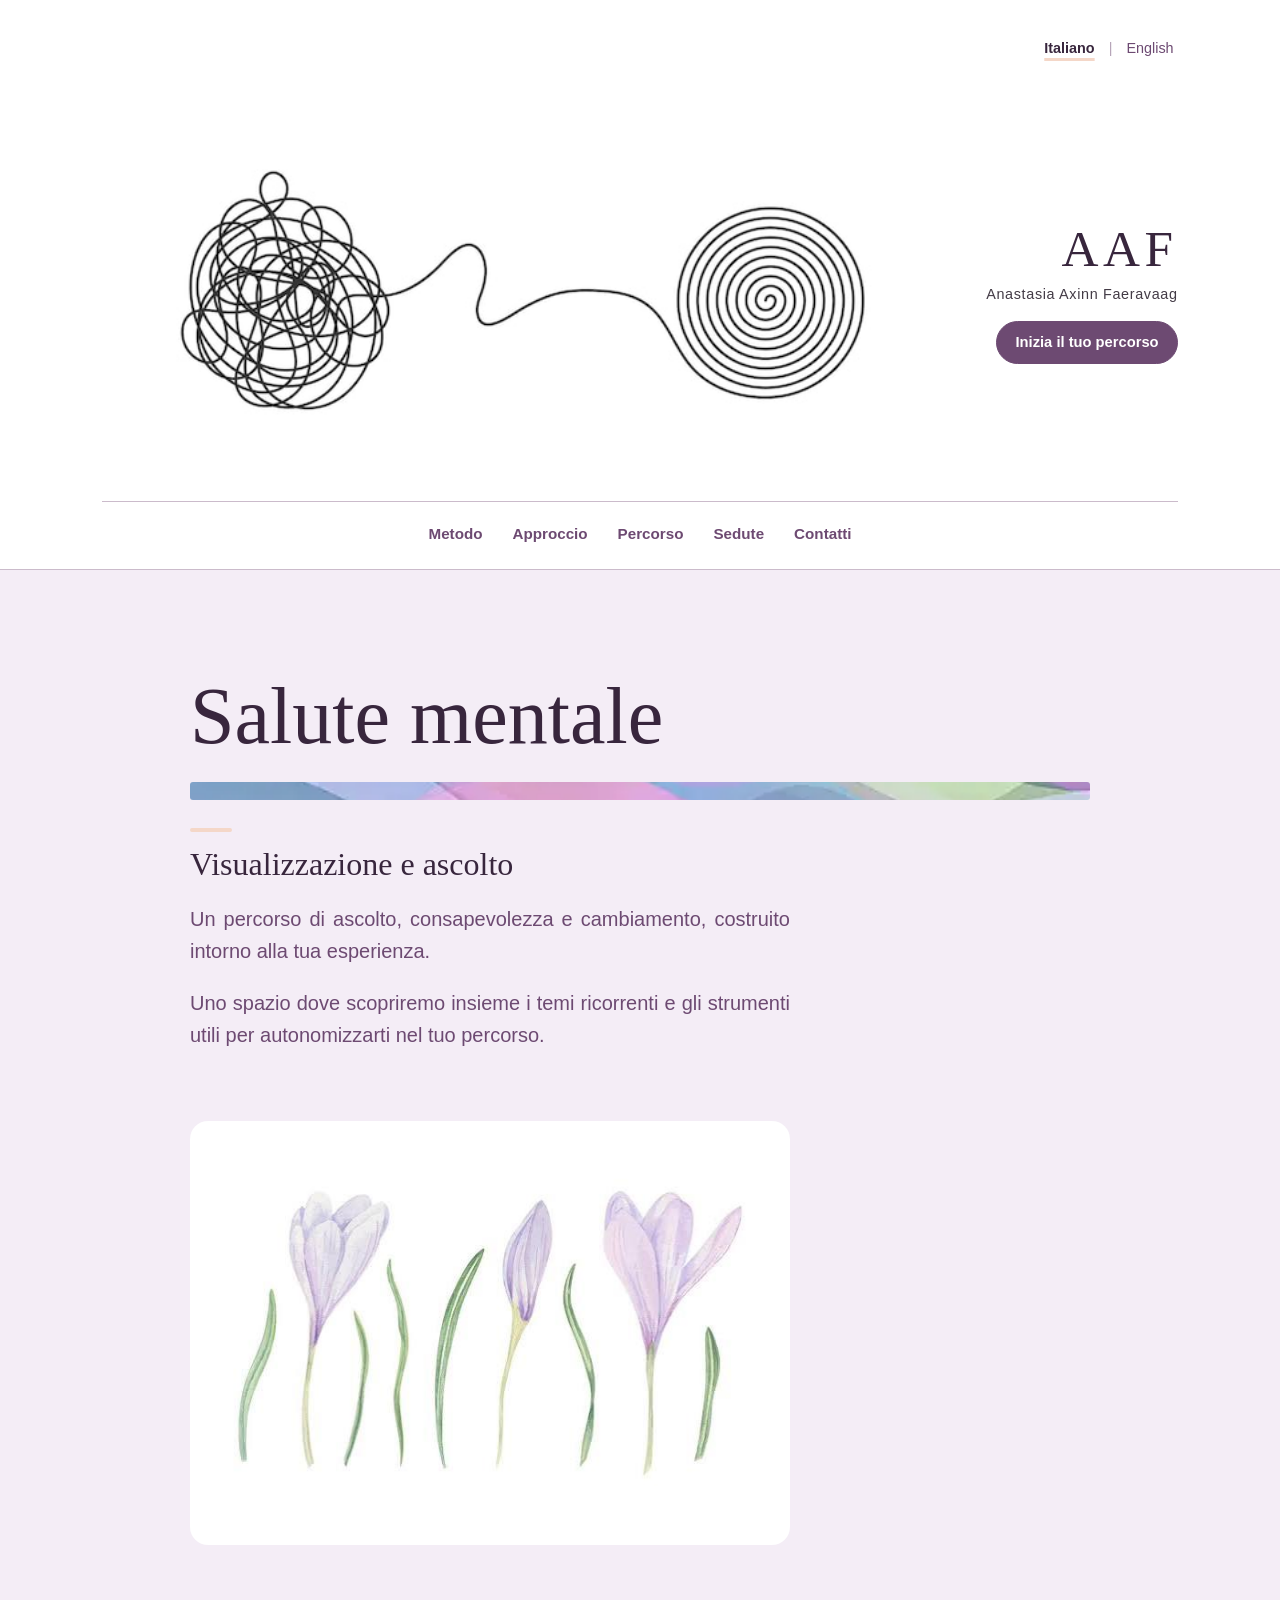
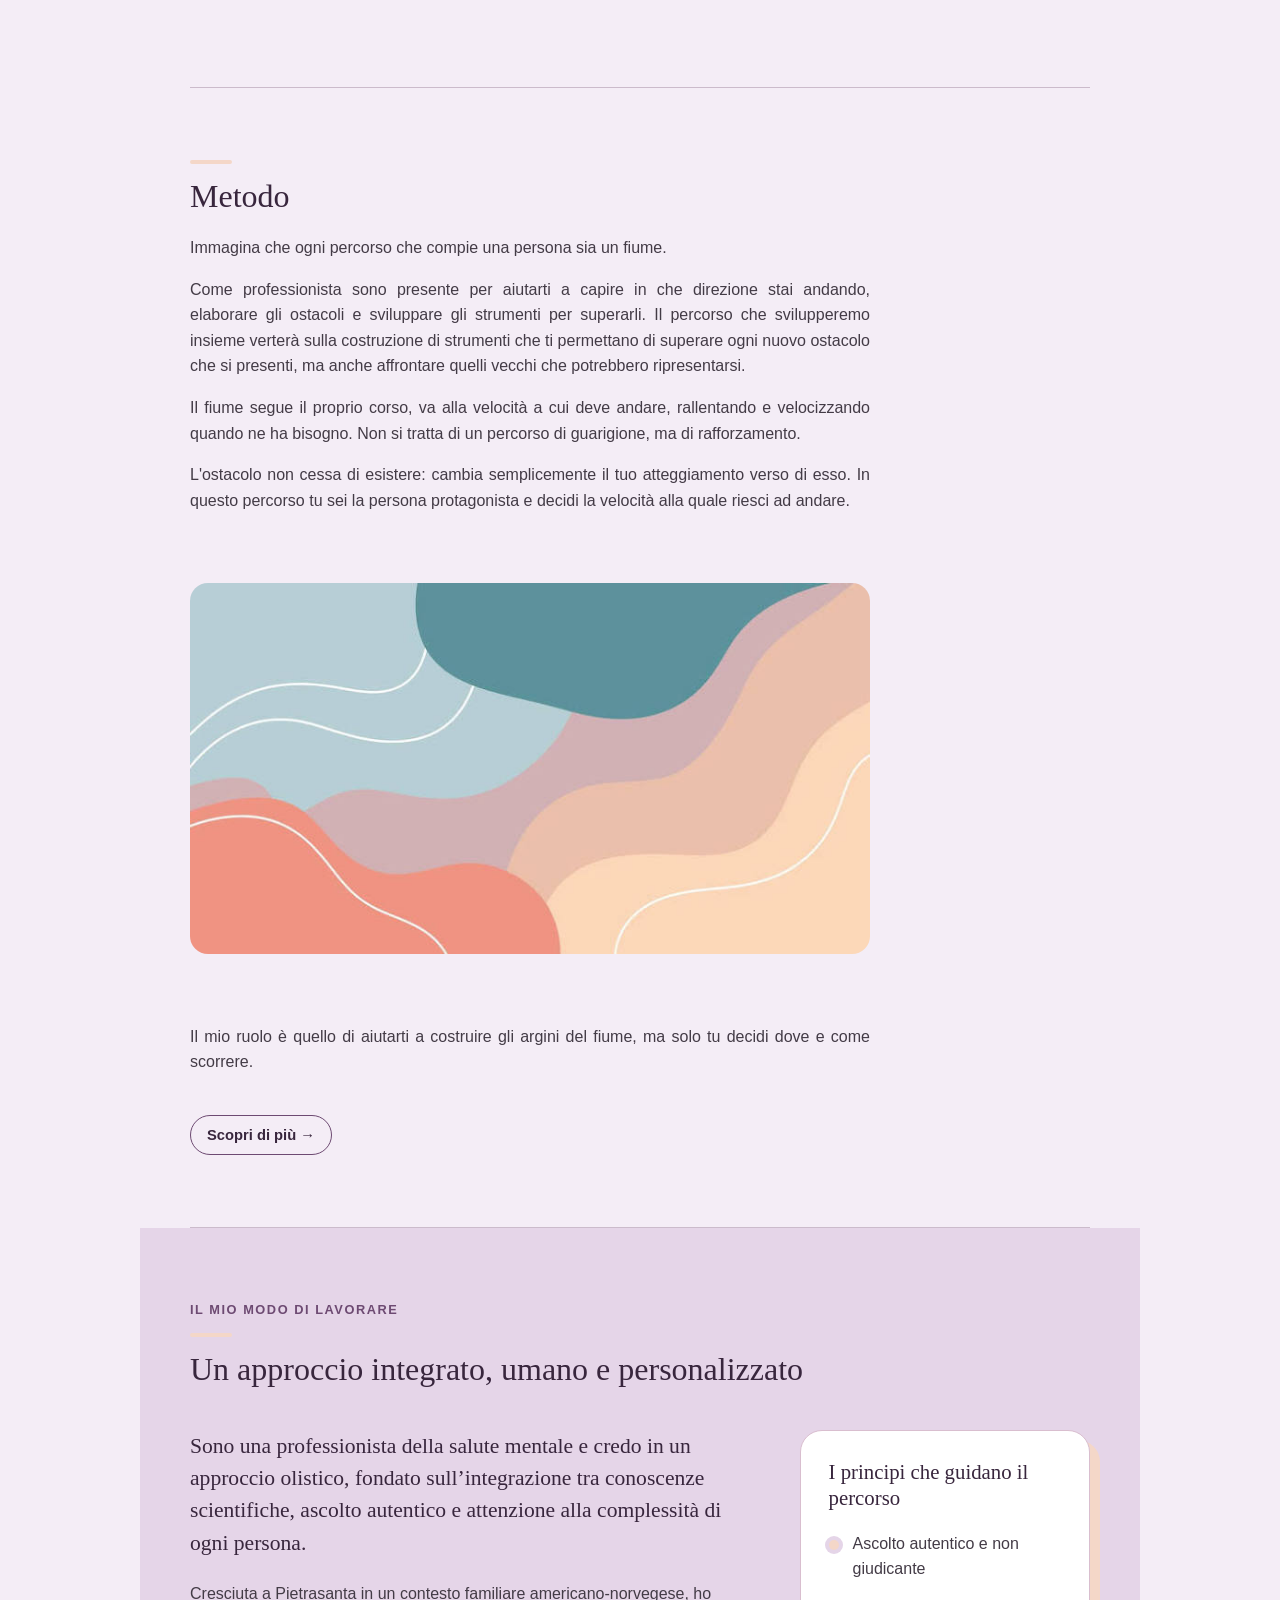
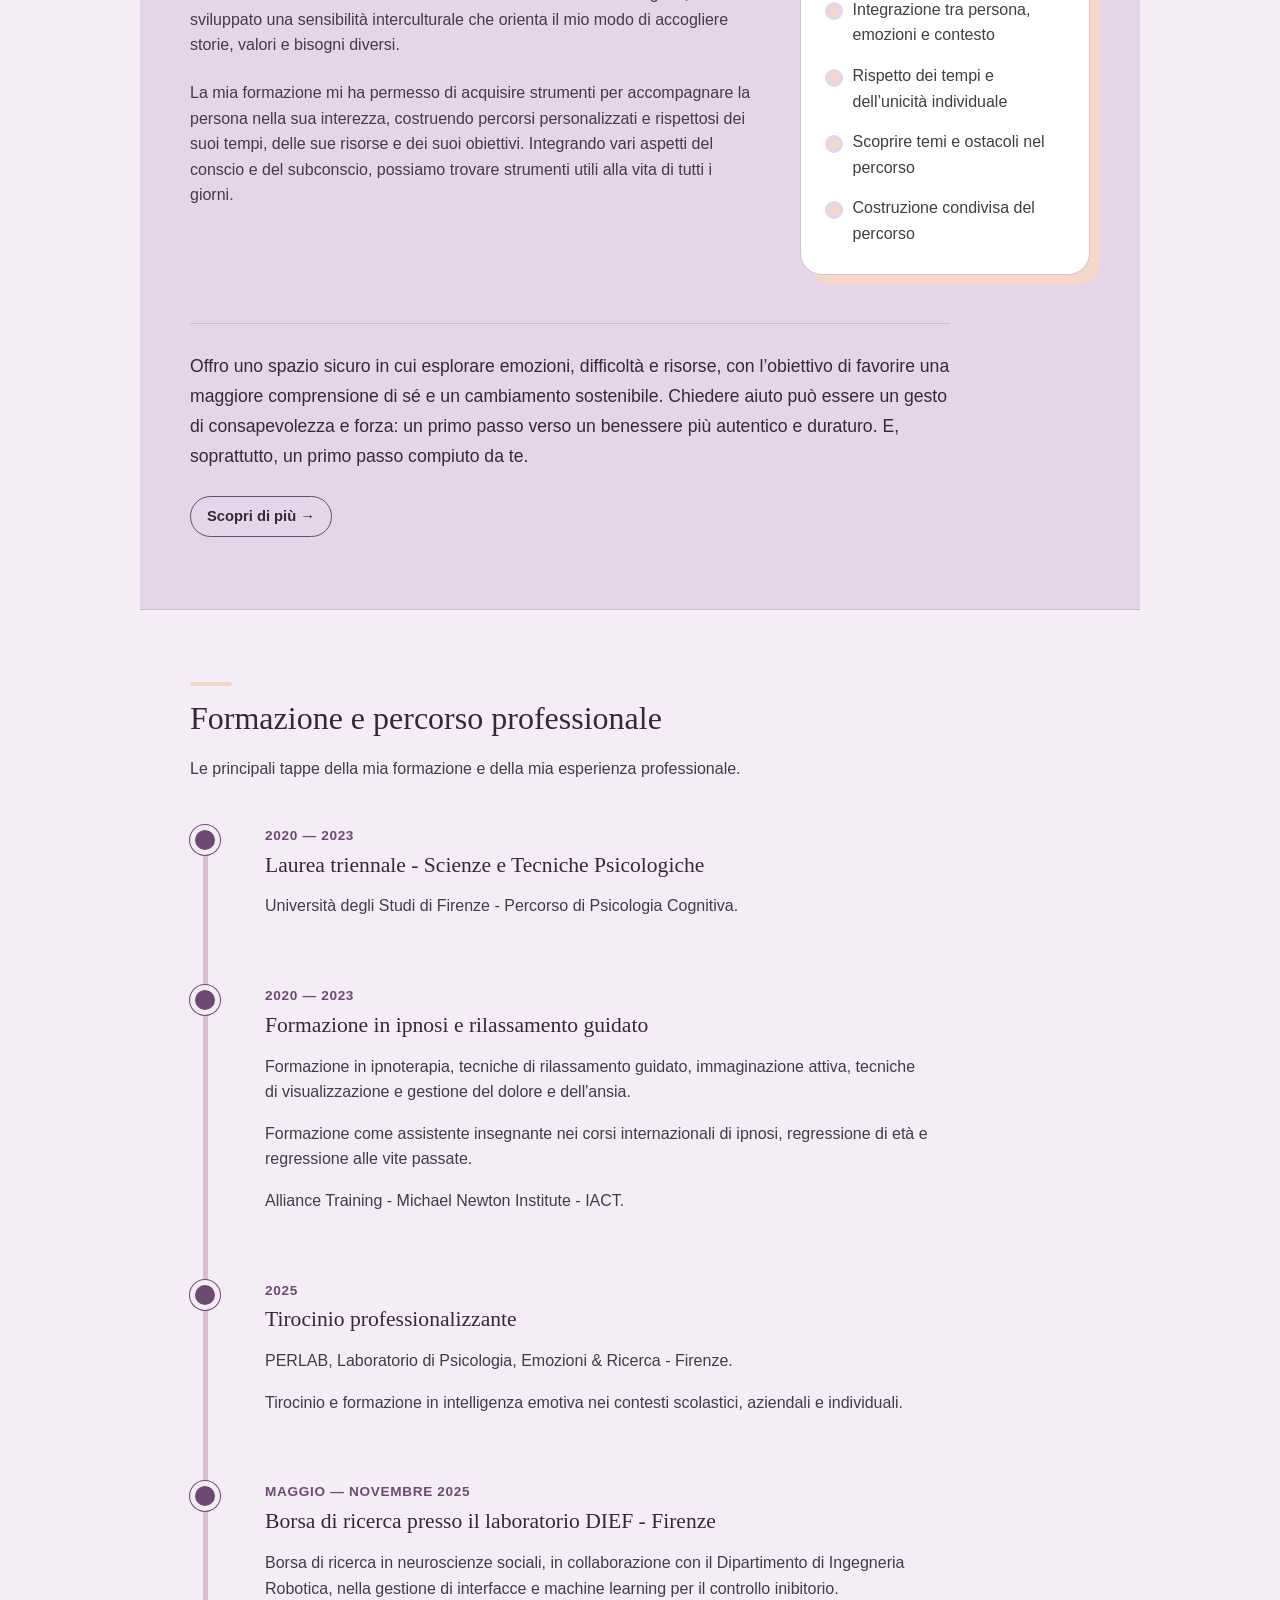
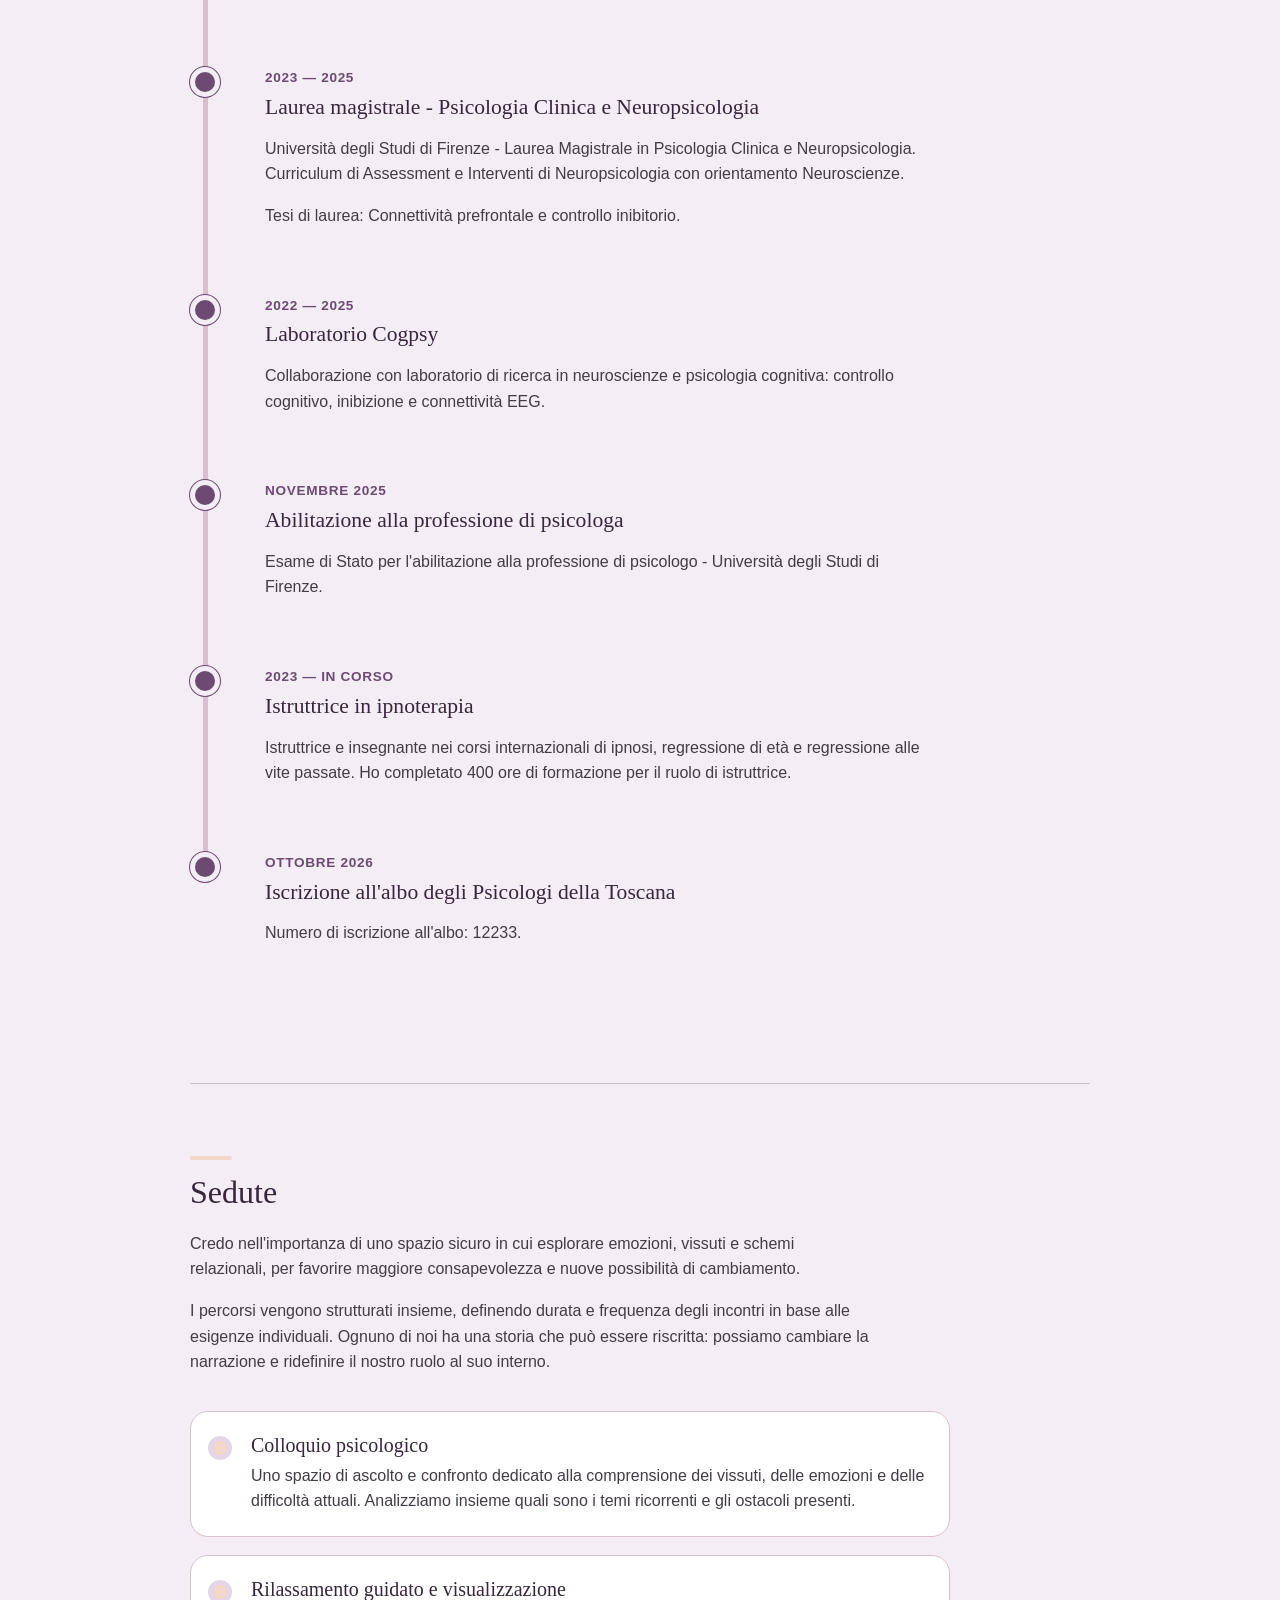
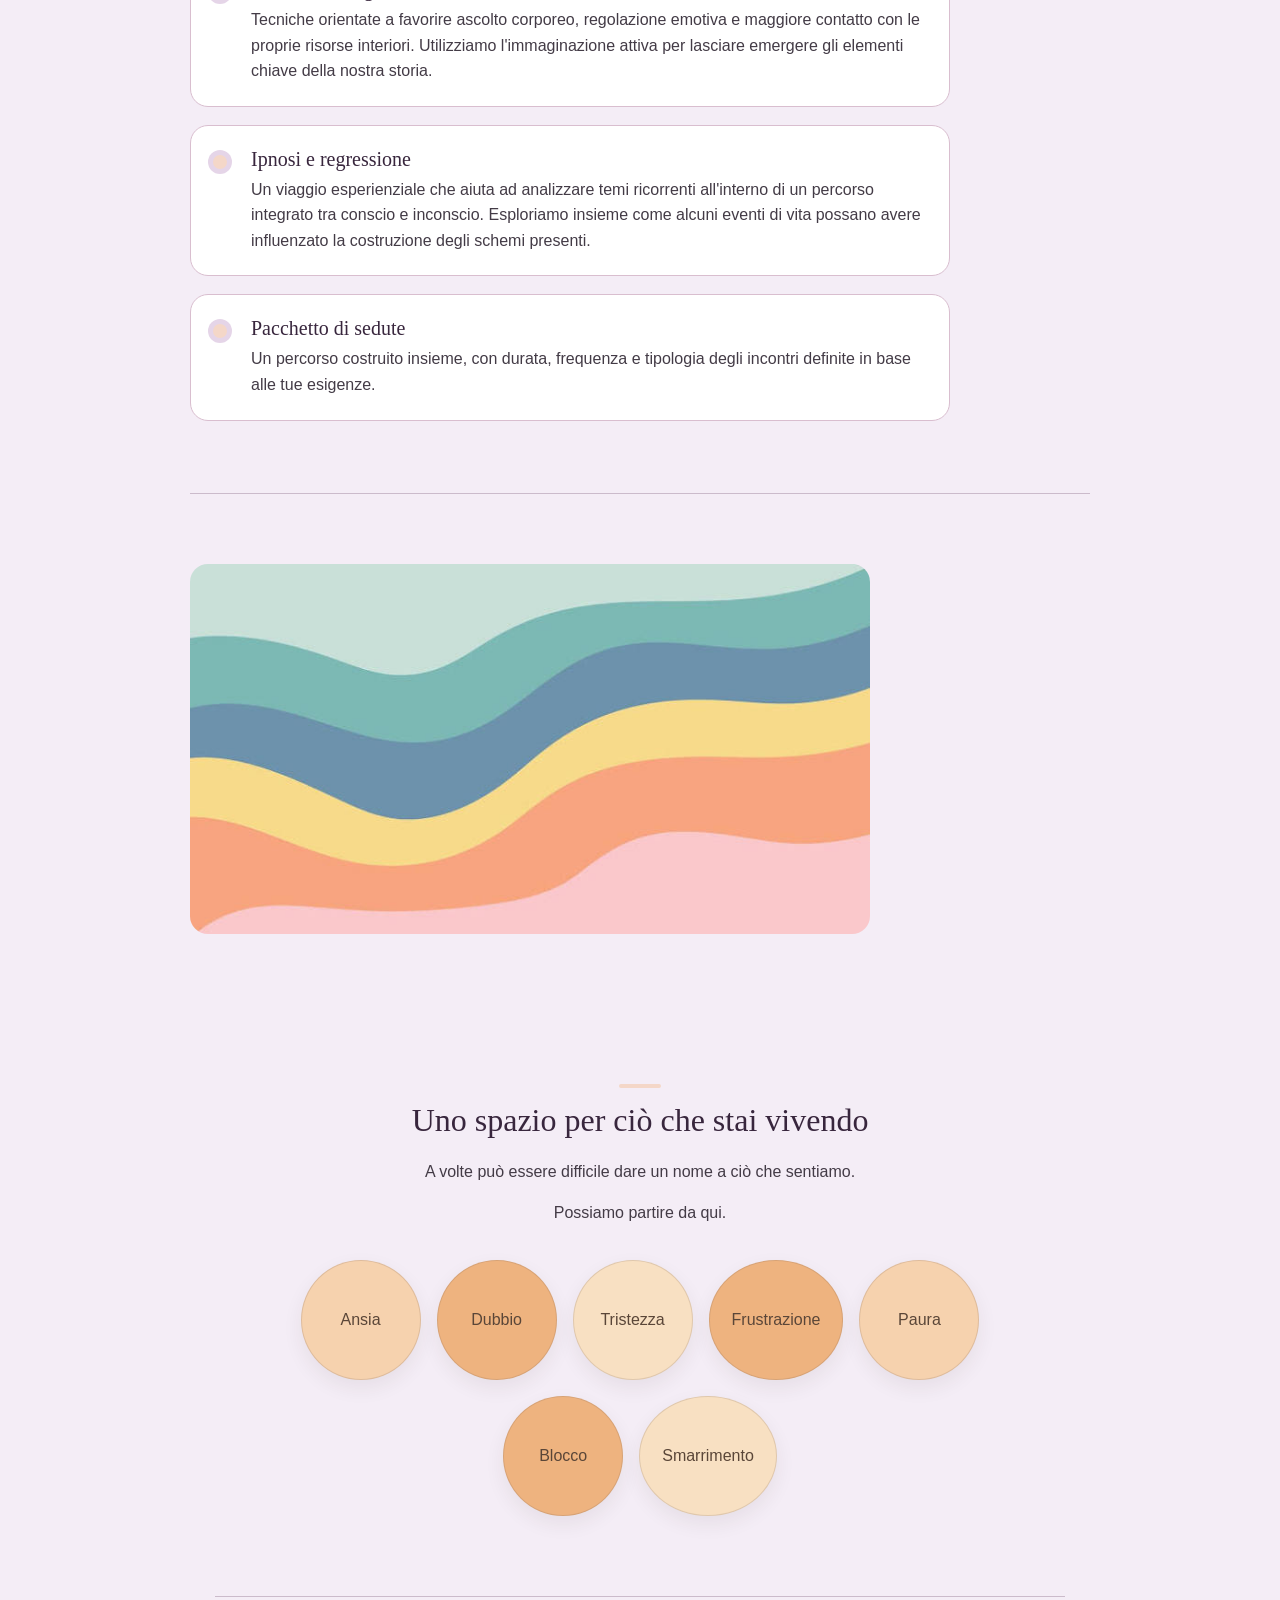
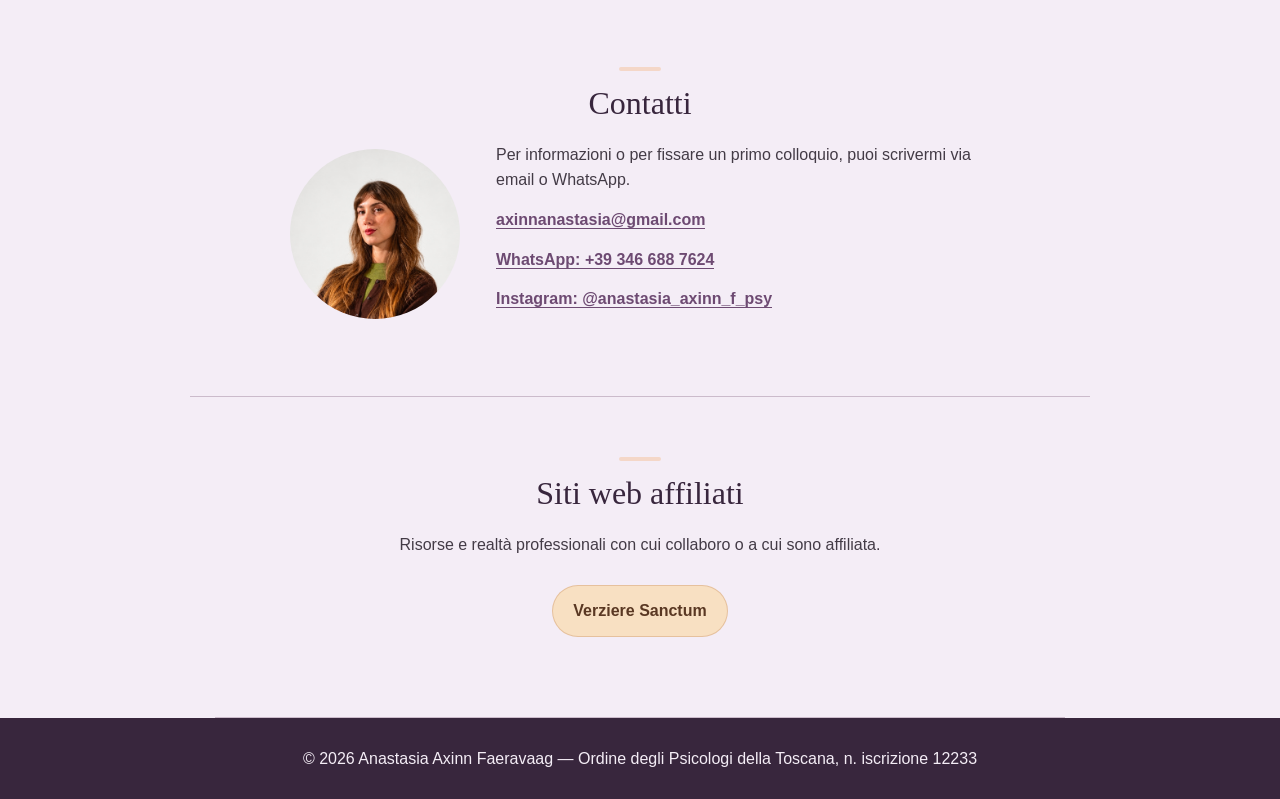
<file: index.html>
<!doctype html>
<html lang="it">
<head>
  <meta charset="utf-8">
  <meta name="viewport" content="width=device-width, initial-scale=1">

  <link rel="stylesheet" href="style2.css?v=senza-trattini1">

  <link
    rel="alternate" 
    hreflang="it"
    href="https://anastasiaaxinnf.com/"
  >

  <link
    rel="alternate"
    hreflang="en"
    href="https://anastasiaaxinnf.com/en.index.html"
  >

  <title>Anastasia Axinn Faeravaag | Salute mentale</title>

  <style>
    .intestazione-sito > .selettore-lingua {
      display: flex;
      flex-wrap: wrap;
      justify-content: flex-end;
      align-items: center;
      align-self: stretch;
      gap: 10px;
      box-sizing: border-box;
      width: 100%;
      margin: 0 0 14px;
      padding: 8px 0;
      font-size: 0.9rem;
      line-height: 1.5;
    }

    .selettore-lingua a {
      display: inline-block;
      padding: 6px 4px;
      color: var(--viola, #705078);
      text-decoration: none;
    }

    .selettore-lingua a:hover,
    .selettore-lingua a:focus-visible {
      color: var(--viola-scuro, #4f3458);
      text-decoration: underline;
      text-underline-offset: 5px;
    }

    .selettore-lingua a[aria-current="page"] {
      color: var(--viola-scuro, #4f3458);
      font-weight: 700;
      text-decoration: underline;
      text-decoration-color: var(--pesca, #edc4ac);
      text-decoration-thickness: 3px;
      text-underline-offset: 5px;
    }

    .selettore-lingua span {
      color: var(--viola, #705078);
      opacity: 0.5;
    }
  </style>
</head>

<body>
  <header class="intestazione-sito">

    <nav class="selettore-lingua" aria-label="Seleziona la lingua">
      <a
        href="index.html"
        lang="it"
        hreflang="it"
        aria-current="page"
      >
        Italiano
      </a>

      <span aria-hidden="true">|</span>

      <a
        href="en.index.html"
        lang="en"
        hreflang="en"
      >
        English
      </a>
    </nav>

    <div class="parte-superiore-header">

      <div class="spirale-header" aria-hidden="true">
        <img
          src="images/im11.jpg"
          alt=""
        >
      </div>

      <div class="identita-sito">
        <a
          class="logo"
          href="index.html"
          aria-label="Torna alla pagina iniziale"
        >
          AAF
        </a>

        <p class="nome-professionista">
          Anastasia Axinn Faeravaag
        </p>

        <a
          class="pulsante-principale pulsante-header"
          href="#contatti"
        >
          Inizia il tuo percorso
        </a>
      </div>

    </div>

    <nav
      class="navigazione-principale"
      aria-label="Navigazione principale"
    >
      <a href="#metodo">Metodo</a>
      <a href="#approccio">Approccio</a>
      <a href="#percorso">Percorso</a>
      <a href="#sedute">Sedute</a>
      <a href="#contatti">Contatti</a>
    </nav>

  </header>

  <main>
    <section class="presentazione">
      <div class="testo-presentazione">
        <h1>Salute mentale</h1>

        <img
          class="immagine-separatrice"
          src="images/im9.jpeg"
          alt=""
          aria-hidden="true"
        >

        <h2>Visualizzazione e ascolto</h2>

        <p>
          Un percorso di ascolto, consapevolezza e cambiamento,
          costruito intorno alla tua esperienza.
        </p>

        <p>
          Uno spazio dove scopriremo insieme i temi ricorrenti e gli
          strumenti utili per autonomizzarti nel tuo percorso.
        </p>
      </div>

      <img
        class="immagine-presentazione"
        src="images/im1.jpeg"
        alt="Trama astratta nei toni del lilla e del viola"
      >
    </section>

    <section id="metodo">
      <h2>Metodo</h2>

      <p>
        Immagina che ogni percorso che compie una persona sia un fiume.
      </p>

      <p>
        Come professionista sono presente per aiutarti a capire in che direzione
        stai andando, elaborare gli ostacoli e sviluppare gli strumenti per
        superarli. Il percorso che svilupperemo insieme verterà sulla costruzione
        di strumenti che ti permettano di superare ogni nuovo ostacolo che si
        presenti, ma anche affrontare quelli vecchi che potrebbero ripresentarsi.
      </p>

      <p>
        Il fiume segue il proprio corso, va alla velocità a cui deve andare,
        rallentando e velocizzando quando ne ha bisogno. Non si tratta di un
        percorso di guarigione, ma di rafforzamento.
      </p>

      <p>
        L'ostacolo non cessa di esistere: cambia semplicemente il tuo atteggiamento
        verso di esso. In questo percorso tu sei la persona protagonista e decidi
        la velocità alla quale riesci ad andare.
      </p>

      <img
        class="immagine-presentazione"
        src="images/im5.jpeg"
        alt="Trama astratta nei toni del lilla e del viola"
      >

      <p>
        Il mio ruolo è quello di aiutarti a costruire gli argini del fiume,
        ma solo tu decidi dove e come scorrere.
      </p>

      <a
        class="pulsante-secondario"
        href="metodo.html"
        aria-label="Scopri di più sul mio metodo"
      >
        Scopri di più <span aria-hidden="true">→</span>
      </a>
    </section>

    <section id="approccio" class="sezione-approccio">
      <div class="intestazione-approccio">
        <p class="etichetta">Il mio modo di lavorare</p>
        <h2>Un approccio integrato, umano e personalizzato</h2>
      </div>

      <div class="griglia-approccio">
        <div class="testo-approccio">
          <p class="testo-introduttivo">
            Sono una professionista della salute mentale e credo in un approccio
            olistico, fondato sull’integrazione tra conoscenze scientifiche,
            ascolto autentico e attenzione alla complessità di ogni persona.
          </p>

          <p>
            Cresciuta a Pietrasanta in un contesto familiare americano-norvegese,
            ho sviluppato una sensibilità interculturale che orienta il mio modo
            di accogliere storie, valori e bisogni diversi.
          </p>

          <p>
            La mia formazione mi ha permesso di acquisire strumenti per
            accompagnare la persona nella sua interezza, costruendo percorsi
            personalizzati e rispettosi dei suoi tempi, delle sue risorse e dei
            suoi obiettivi. Integrando vari aspetti del conscio e del subconscio,
            possiamo trovare strumenti utili alla vita di tutti i giorni.
          </p>
        </div>

        <aside
          class="principi-approccio"
          aria-label="I principi del mio approccio"
        >
          <h3 class="titolo-principi">I principi che guidano il percorso</h3>

          <ul>
            <li>Ascolto autentico e non giudicante</li>
            <li>Integrazione tra persona, emozioni e contesto</li>
            <li>Rispetto dei tempi e dell’unicità individuale</li>
            <li>Scoprire temi e ostacoli nel percorso</li>
            <li>Costruzione condivisa del percorso</li>
          </ul>
        </aside>
      </div>

      <p class="chiusura-approccio">
        Offro uno spazio sicuro in cui esplorare emozioni, difficoltà e risorse,
        con l’obiettivo di favorire una maggiore comprensione di sé e un
        cambiamento sostenibile. Chiedere aiuto può essere un gesto di
        consapevolezza e forza: un primo passo verso un benessere più autentico
        e duraturo. E, soprattutto, un primo passo compiuto da te.
      </p>

      <a
        class="pulsante-secondario"
        href="approccio.html"
        aria-label="Scopri di più sul mio approccio"
      >
        Scopri di più <span aria-hidden="true">→</span>
      </a>
    </section>

    <section id="percorso">
      <h2>Formazione e percorso professionale</h2>

      <p class="introduzione-percorso">
        Le principali tappe della mia formazione e della mia esperienza professionale.
      </p>

      <ol class="timeline">
        <li class="tappa">
          <div class="punto-timeline" aria-hidden="true"></div>

          <div class="contenuto-tappa">
            <p class="anno">2020 — 2023</p>
            <h3>Laurea triennale - Scienze e Tecniche Psicologiche</h3>
            <p>
              Università degli Studi di Firenze - Percorso di Psicologia Cognitiva.
            </p>
          </div>
        </li>

        <li class="tappa">
          <div class="punto-timeline" aria-hidden="true"></div>

          <div class="contenuto-tappa">
            <p class="anno">2020 — 2023</p>
            <h3>Formazione in ipnosi e rilassamento guidato</h3>
            <p>
              Formazione in ipnoterapia, tecniche di rilassamento guidato,
              immaginazione attiva, tecniche di visualizzazione e gestione del
              dolore e dell'ansia.
            </p>
            <p>
              Formazione come assistente insegnante nei corsi internazionali
              di ipnosi, regressione di età e regressione alle vite passate.
            </p>
            <p>Alliance Training - Michael Newton Institute - IACT.</p>
          </div>
        </li>

        <li class="tappa">
          <div class="punto-timeline" aria-hidden="true"></div>

          <div class="contenuto-tappa">
            <p class="anno">2025</p>
            <h3>Tirocinio professionalizzante</h3>
            <p>
              PERLAB, Laboratorio di Psicologia, Emozioni &amp; Ricerca - Firenze.
            </p>
            <p>
              Tirocinio e formazione in intelligenza emotiva nei contesti
              scolastici, aziendali e individuali.
            </p>
          </div>
        </li>

        <li class="tappa">
          <div class="punto-timeline" aria-hidden="true"></div>

          <div class="contenuto-tappa">
            <p class="anno">Maggio — Novembre 2025</p>
            <h3>Borsa di ricerca presso il laboratorio DIEF - Firenze</h3>
            <p>
              Borsa di ricerca in neuroscienze sociali, in collaborazione con il
              Dipartimento di Ingegneria Robotica, nella gestione di interfacce
              e machine learning per il controllo inibitorio.
            </p>
          </div>
        </li>

        <li class="tappa">
          <div class="punto-timeline" aria-hidden="true"></div>

          <div class="contenuto-tappa">
            <p class="anno">2023 — 2025</p>
            <h3>Laurea magistrale - Psicologia Clinica e Neuropsicologia</h3>
            <p>
              Università degli Studi di Firenze - Laurea Magistrale in Psicologia
              Clinica e Neuropsicologia. Curriculum di Assessment e Interventi
              di Neuropsicologia con orientamento Neuroscienze.
            </p>
            <p>
              Tesi di laurea: Connettività prefrontale e controllo inibitorio.
            </p>
          </div>
        </li>

        <li class="tappa">
          <div class="punto-timeline" aria-hidden="true"></div>

          <div class="contenuto-tappa">
            <p class="anno">2022 — 2025</p>
            <h3>Laboratorio Cogpsy</h3>
            <p>
              Collaborazione con laboratorio di ricerca in neuroscienze e psicologia
              cognitiva: controllo cognitivo, inibizione e connettività EEG.
            </p>
          </div>
        </li>

        <li class="tappa">
          <div class="punto-timeline" aria-hidden="true"></div>

          <div class="contenuto-tappa">
            <p class="anno">Novembre 2025</p>
            <h3>Abilitazione alla professione di psicologa</h3>
            <p>
              Esame di Stato per l'abilitazione alla professione di psicologo -
              Università degli Studi di Firenze.
            </p>
          </div>
        </li>

        <li class="tappa">
          <div class="punto-timeline" aria-hidden="true"></div>

          <div class="contenuto-tappa">
            <p class="anno">2023 — In corso</p>
            <h3>Istruttrice in ipnoterapia</h3>
            <p>
              Istruttrice e insegnante nei corsi internazionali di ipnosi,
              regressione di età e regressione alle vite passate.
              Ho completato 400 ore di formazione per il ruolo di istruttrice.
            </p>
          </div>
        </li>

        <li class="tappa">
          <div class="punto-timeline" aria-hidden="true"></div>

          <div class="contenuto-tappa">
            <p class="anno">Ottobre 2026</p>
            <h3>Iscrizione all'albo degli Psicologi della Toscana</h3>
            <p>
              Numero di iscrizione all'albo: 12233.
            </p>
          </div>
        </li>
      </ol>

      <!--
      <a class="pulsante-secondario" href="percorso.html">
        Scopri di più<span aria-hidden="true"> →</span>
      </a>
      -->
    </section>

    <section id="sedute">
      <h2>Sedute</h2>

      <p>
        Credo nell'importanza di uno spazio sicuro in cui esplorare emozioni,
        vissuti e schemi relazionali, per favorire maggiore consapevolezza e
        nuove possibilità di cambiamento.
      </p>

      <p>
        I percorsi vengono strutturati insieme, definendo durata e frequenza
        degli incontri in base alle esigenze individuali. Ognuno di noi ha una
        storia che può essere riscritta: possiamo cambiare la narrazione e
        ridefinire il nostro ruolo al suo interno.
      </p>

      <ul class="tipi-seduta">
        <li>
          <span class="icona-seduta" aria-hidden="true"></span>

          <div>
            <h3>Colloquio psicologico</h3>
            <p class="descrizione-seduta">
              Uno spazio di ascolto e confronto dedicato alla comprensione dei
              vissuti, delle emozioni e delle difficoltà attuali. Analizziamo
              insieme quali sono i temi ricorrenti e gli ostacoli presenti.
            </p>

            <div class="dettagli-seduta">
              <p><span>Durata</span>60 minuti</p>
              <p><span>Costo</span>€ 65</p>
            </div>
          </div>
        </li>

        <li>
          <span class="icona-seduta" aria-hidden="true"></span>

          <div>
            <h3>Rilassamento guidato e visualizzazione</h3>
            <p class="descrizione-seduta">
              Tecniche orientate a favorire ascolto corporeo, regolazione emotiva
              e maggiore contatto con le proprie risorse interiori. Utilizziamo
              l'immaginazione attiva per lasciare emergere gli elementi chiave
              della nostra storia.
            </p>

            <div class="dettagli-seduta">
              <p><span>Durata</span>120-150 minuti</p>
              <p><span>Costo</span> €150 </p>
            </div>
          </div>
        </li>

        <li>
          <span class="icona-seduta" aria-hidden="true"></span>

          <div>
            <h3>Ipnosi e regressione</h3>
            <p class="descrizione-seduta">
              Un viaggio esperienziale che aiuta ad analizzare temi ricorrenti
              all'interno di un percorso integrato tra conscio e inconscio.
              Esploriamo insieme come alcuni eventi di vita possano avere
              influenzato la costruzione degli schemi presenti.
            </p>

            <div class="dettagli-seduta">
              <p><span>Durata</span>180–220 minuti</p>
              <p><span>Costo</span> Da stabilire insieme €</p>
            </div>
          </div>
        </li>

        <li>
          <span class="icona-seduta" aria-hidden="true"></span>

          <div>
            <h3>Pacchetto di sedute</h3>
            <p class="descrizione-seduta">
              Un percorso costruito insieme, con durata, frequenza e tipologia
              degli incontri definite in base alle tue esigenze.
            </p>

            <div class="dettagli-seduta">
              <p><span>Durata</span>Da stabilire insieme</p>
              <p><span>Costo</span>Da stabilire insieme</p>
            </div>
          </div>
        </li>
      </ul>

      <!--
      <a class="pulsante-secondario" href="sedute.html">
        Scopri di più<span aria-hidden="true"> →</span>
      </a>
      -->
    </section>

    <img
      class="immagine-presentazione"
      src="images/im7.jpeg"
      alt="Fiume"
    >

    <section id="cosa-posso-aiutarti">
      <h2>Uno spazio per ciò che stai vivendo</h2>

      <p class="intro-bubbles">
        A volte può essere difficile dare un nome a ciò che sentiamo.
      </p>

      <p class="intro-bubbles">Possiamo partire da qui.</p>

      <div
        class="bubbles"
        aria-label="Alcune emozioni ed esperienze che possiamo esplorare"
      >
        <span class="bubble bubble-1">Ansia</span>
        <span class="bubble bubble-2">Dubbio</span>
        <span class="bubble bubble-3">Tristezza</span>
        <span class="bubble bubble-4">Frustrazione</span>
        <span class="bubble bubble-5">Paura</span>
        <span class="bubble bubble-6">Blocco</span>
        <span class="bubble bubble-7">Smarrimento</span>
      </div>
    </section>

    <section id="contatti">
      <h2>Contatti</h2>

      <div class="contatti-layout">
        <img
          src="images/Crop_headshot.png.jpg"
          alt="Ritratto di Anastasia Axinn Faeravaag"
          class="foto-contatti"
        >

        <div class="testo-contatti">
          <p>
            Per informazioni o per fissare un primo colloquio,
            puoi scrivermi via email o WhatsApp.
          </p>

          <p>
            <a
              class="link-email"
              href="mailto:axinnanastasia@gmail.com"
            >
              axinnanastasia@gmail.com
            </a>
          </p>

          <p>
            <a
              class="link-email"
              href="https://wa.me/393466887624"
              target="_blank"
              rel="noopener noreferrer"
            >
              WhatsApp: +39 346 688 7624
            </a>
          </p>

          <p>
            <a
              class="link-instagram"
              href="https://www.instagram.com/anastasia_axinn_f/"
              target="_blank"
              rel="noopener noreferrer"
            >
              Instagram: @anastasia_axinn_f_psy
            </a>
          </p>
        </div>
      </div>
    </section>

    <section id="siti-affiliati">
      <h2>Siti web affiliati</h2>

      <p class="testo-affiliati">
        Risorse e realtà professionali con cui collaboro o a cui sono affiliata.
      </p>

      <div class="link-affiliati">
        <a
          href="https://verzieresanctum.com/sanctum"
          target="_blank"
          rel="noopener noreferrer"
        >
          Verziere Sanctum
        </a>
      </div>
    </section>
  </main>

  <footer>
    <p>
      © 2026 Anastasia Axinn Faeravaag —
      Ordine degli Psicologi della Toscana, n. iscrizione 12233
    </p>
  </footer>
</body>
</html>
</file>
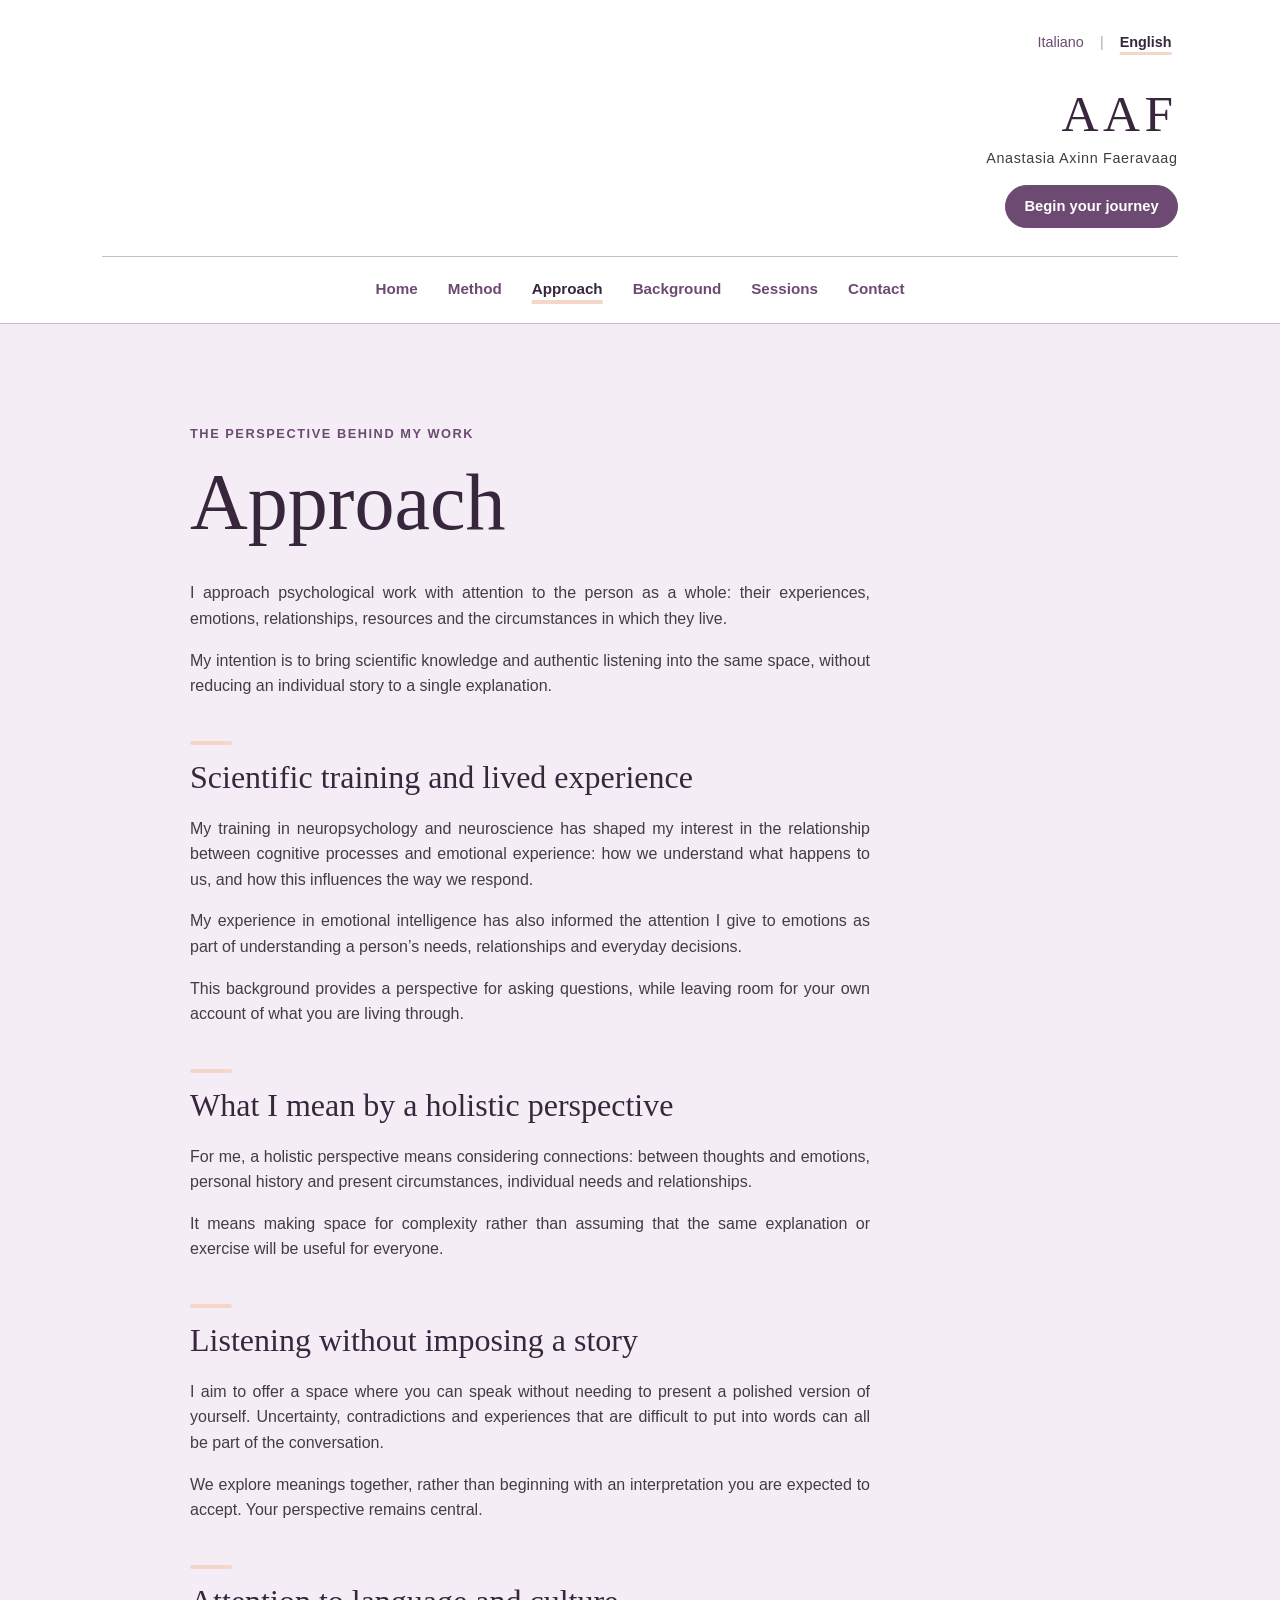
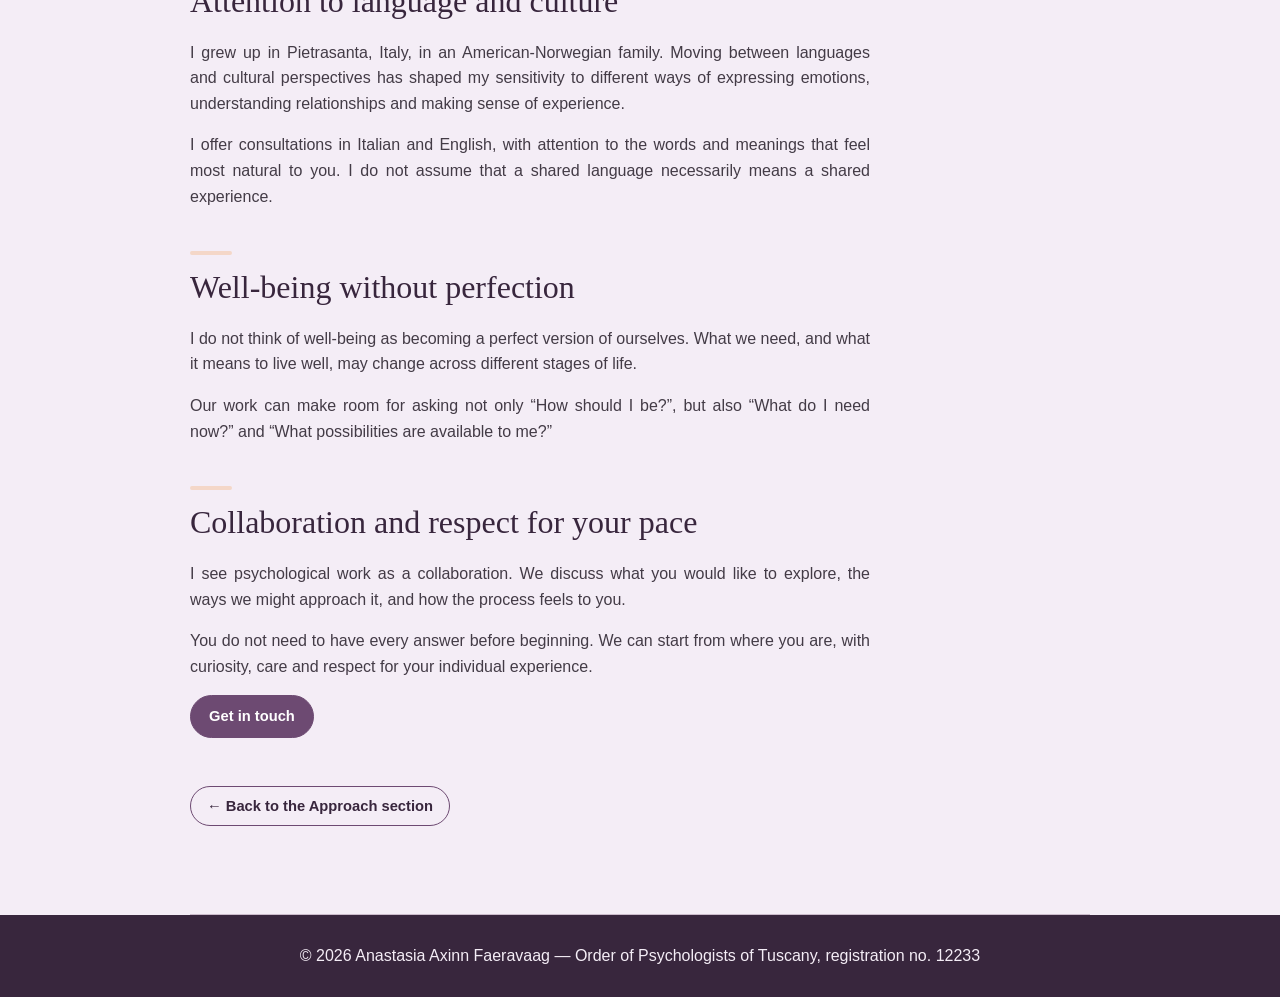
<file: approach-en.html>
<!doctype html>
<html lang="en">
<head>
  <meta charset="utf-8">
  <meta name="viewport" content="width=device-width, initial-scale=1">

  <link rel="stylesheet" href="style2.css?v=pagine1">

  <link
    rel="alternate"
    hreflang="it"
    href="https://anastasiaaxinnf.com/approccio.html"
  >

  <link
    rel="alternate"
    hreflang="en"
    href="https://anastasiaaxinnf.com/approach-en.html"
  >

  <title>Approach | Anastasia Axinn Faeravaag</title>

  <meta
    name="description"
    content="Discover Anastasia Axinn Faeravaag’s approach to psychological support, bringing together scientific training, authentic listening and attention to individual experience."
  >
</head>

<body>
  <header class="intestazione-sito">

    <nav class="selettore-lingua" aria-label="Select language">
      <a href="approccio.html" lang="it" hreflang="it">
        Italiano
      </a>

      <span aria-hidden="true">|</span>

      <a
        href="approach-en.html"
        lang="en"
        hreflang="en"
        aria-current="page"
      >
        English
      </a>
    </nav>

    <div class="identita-sito">
      <a
        class="logo"
        href="en.index.html"
        aria-label="Return to the English home page"
      >
        AAF
      </a>

      <p class="nome-professionista">
        Anastasia Axinn Faeravaag
      </p>

      <a
        class="pulsante-principale pulsante-header"
        href="en.index.html#contatti"
      >
        Begin your journey
      </a>
    </div>

    <nav
      class="navigazione-principale"
      aria-label="Main navigation"
    >
      <a href="en.index.html">Home</a>
      <a href="method-en.html">Method</a>
      <a href="approach-en.html" aria-current="page">Approach</a>
      <a href="en.index.html#percorso">Background</a>
      <a href="en.index.html#sedute">Sessions</a>
      <a href="en.index.html#contatti">Contact</a>
    </nav>

  </header>

  <main class="pagina-approfondimento">
    <section>

      <p class="etichetta">The perspective behind my work</p>

      <h1>Approach</h1>

      <p>
        I approach psychological work with attention to the person
        as a whole: their experiences, emotions, relationships,
        resources and the circumstances in which they live.
      </p>

      <p>
        My intention is to bring scientific knowledge and authentic
        listening into the same space, without reducing an
        individual story to a single explanation.
      </p>

      <h2>Scientific training and lived experience</h2>

      <p>
        My training in neuropsychology and neuroscience has shaped
        my interest in the relationship between cognitive processes
        and emotional experience: how we understand what happens
        to us, and how this influences the way we respond.
      </p>

      <p>
        My experience in emotional intelligence has also informed
        the attention I give to emotions as part of understanding
        a person’s needs, relationships and everyday decisions.
      </p>

      <p>
        This background provides a perspective for asking questions,
        while leaving room for your own account of what you
        are living through.
      </p>

      <h2>What I mean by a holistic perspective</h2>

      <p>
        For me, a holistic perspective means considering connections:
        between thoughts and emotions, personal history and present
        circumstances, individual needs and relationships.
      </p>

      <p>
        It means making space for complexity rather than assuming
        that the same explanation or exercise will be useful
        for everyone.
      </p>

      <h2>Listening without imposing a story</h2>

      <p>
        I aim to offer a space where you can speak without needing
        to present a polished version of yourself. Uncertainty,
        contradictions and experiences that are difficult to
        put into words can all be part of the conversation.
      </p>

      <p>
        We explore meanings together, rather than beginning with
        an interpretation you are expected to accept.
        Your perspective remains central.
      </p>

      <h2>Attention to language and culture</h2>

      <p>
        I grew up in Pietrasanta, Italy, in an American-Norwegian
        family. Moving between languages and cultural perspectives
        has shaped my sensitivity to different ways of expressing
        emotions, understanding relationships and making sense
        of experience.
      </p>

      <p>
        I offer consultations in Italian and English, with attention
        to the words and meanings that feel most natural to you.
        I do not assume that a shared language necessarily means
        a shared experience.
      </p>

      <h2>Well-being without perfection</h2>

      <p>
        I do not think of well-being as becoming a perfect version
        of ourselves. What we need, and what it means to live well,
        may change across different stages of life.
      </p>

      <p>
        Our work can make room for asking not only
        “How should I be?”, but also “What do I need now?”
        and “What possibilities are available to me?”
      </p>

      <h2>Collaboration and respect for your pace</h2>

      <p>
        I see psychological work as a collaboration. We discuss
        what you would like to explore, the ways we might approach
        it, and how the process feels to you.
      </p>

      <p>
        You do not need to have every answer before beginning.
        We can start from where you are, with curiosity,
        care and respect for your individual experience.
      </p>

      <a
        class="pulsante-principale"
        href="en.index.html#contatti"
      >
        Get in touch
      </a>

      <p>
        <a
          class="pulsante-secondario"
          href="en.index.html#approccio"
        >
          <span aria-hidden="true">←</span>
          Back to the Approach section
        </a>
      </p>

    </section>
  </main>

  <footer>
    <p>
      © 2026 Anastasia Axinn Faeravaag —
      Order of Psychologists of Tuscany, registration no. 12233
    </p>
  </footer>
</body>
</html>
</file>
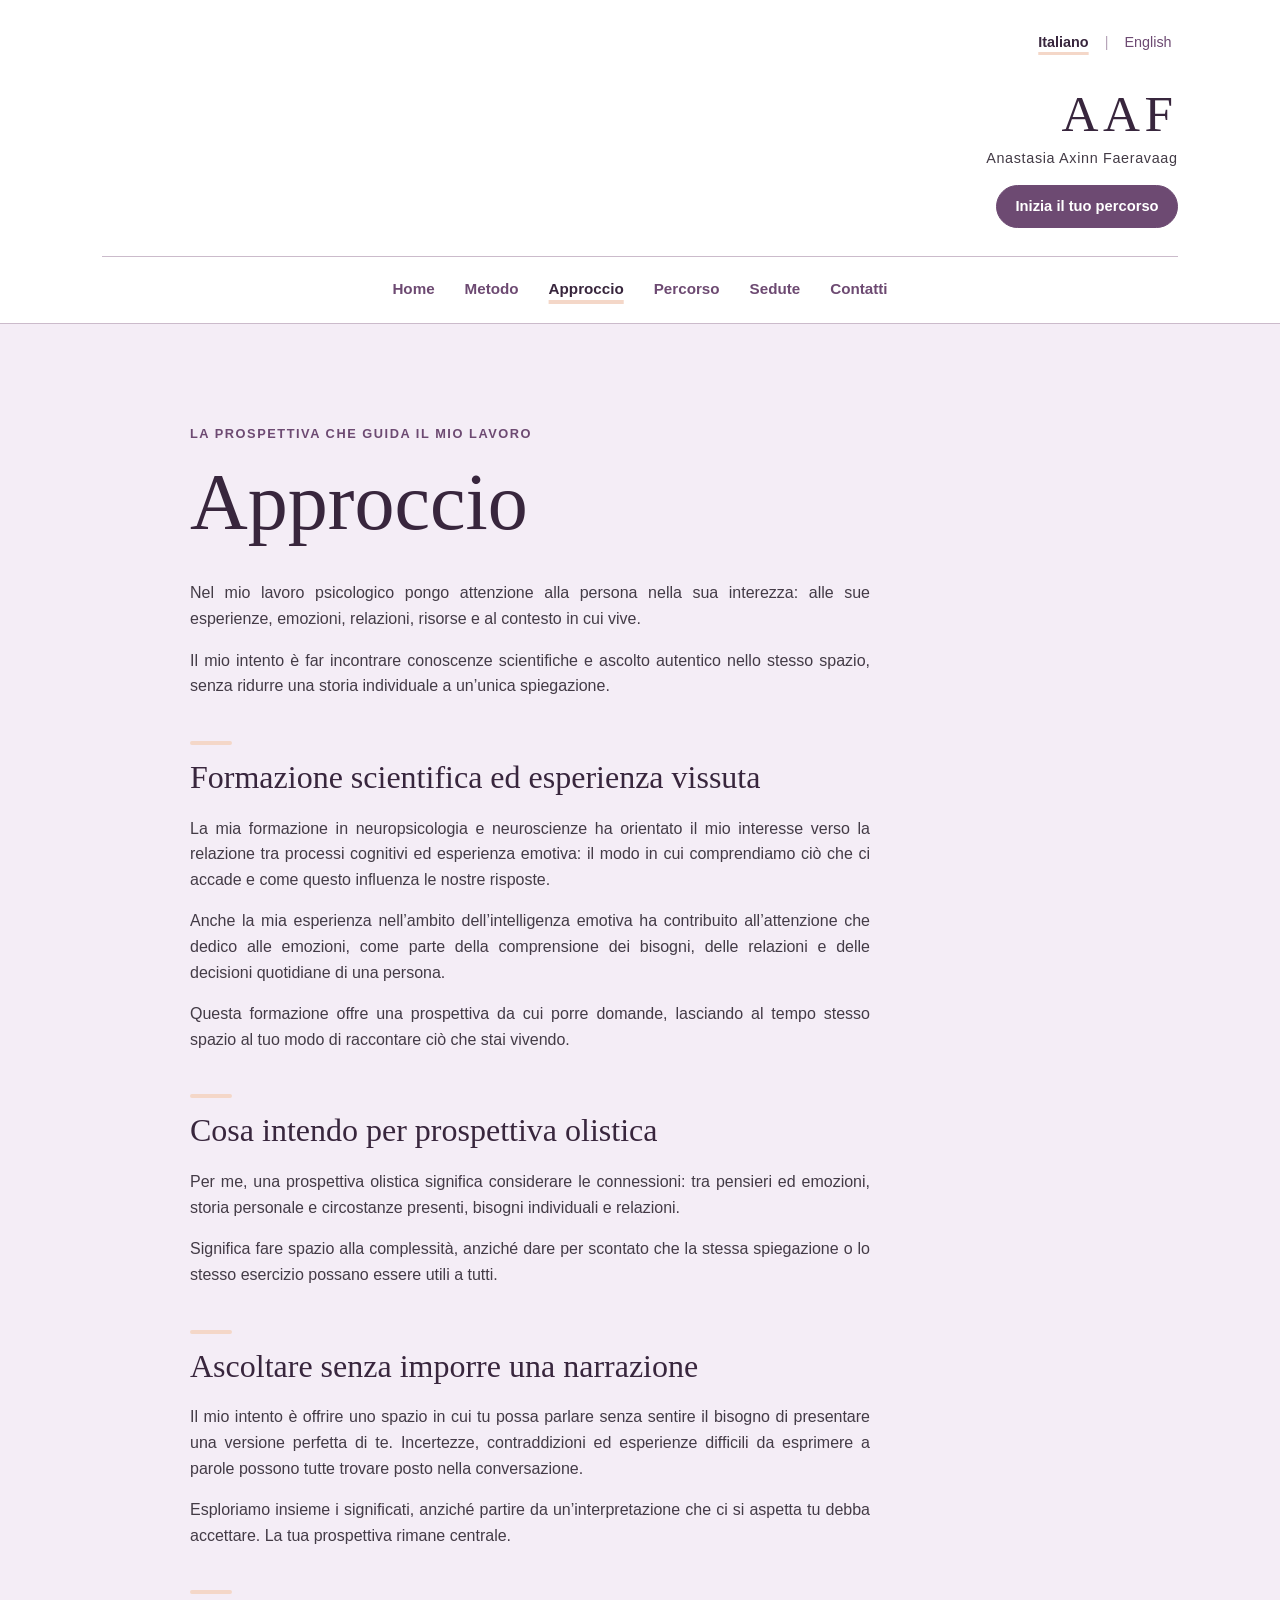
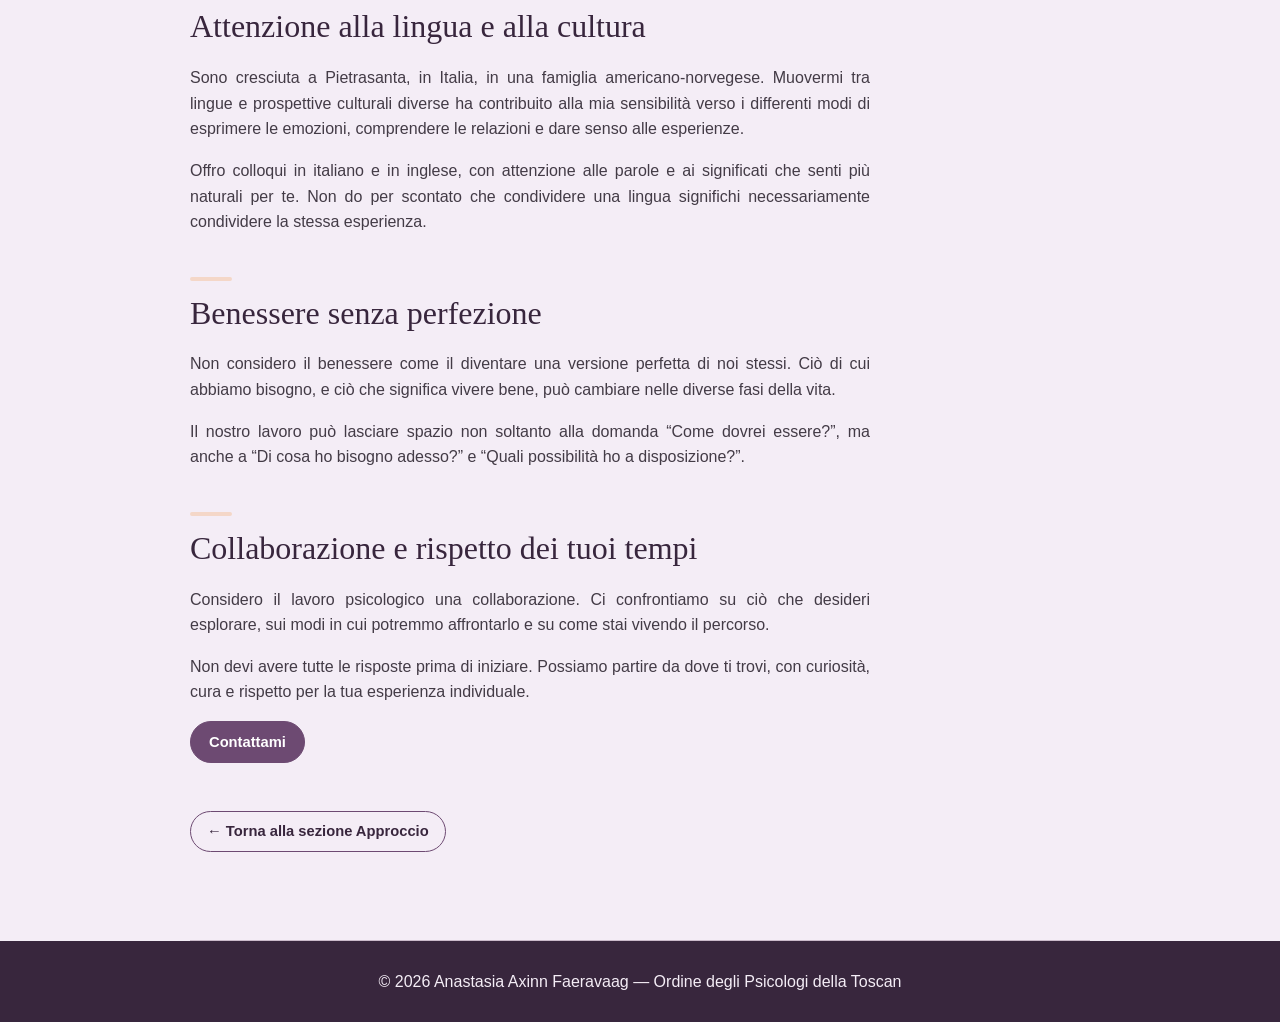
<file: approccio.html>
<!doctype html>
<html lang="it">
<head>
  <meta charset="utf-8">
  <meta name="viewport" content="width=device-width, initial-scale=1">

  <link rel="stylesheet" href="style2.css?v=pagine1">

  <link
    rel="alternate"
    hreflang="it"
    href="https://anastasiaaxinnf.com/approccio.html"
  >

  <link
    rel="alternate"
    hreflang="en"
    href="https://anastasiaaxinnf.com/approach-en.html"
  >

  <title>Approccio | Anastasia Axinn Faeravaag</title>

  <meta
    name="description"
    content="Scopri l’approccio di Anastasia Axinn Faeravaag al supporto psicologico, che integra formazione scientifica, ascolto autentico e attenzione all’esperienza individuale."
  >
</head>

<body>
  <header class="intestazione-sito">

    <nav class="selettore-lingua" aria-label="Seleziona la lingua">
      <a
        href="approccio.html"
        lang="it"
        hreflang="it"
        aria-current="page"
      >
        Italiano
      </a>

      <span aria-hidden="true">|</span>

      <a
        href="approach-en.html"
        lang="en"
        hreflang="en"
      >
        English
      </a>
    </nav>

    <div class="identita-sito">
      <a
        class="logo"
        href="index.html"
        aria-label="Torna alla pagina iniziale in italiano"
      >
        AAF
      </a>

      <p class="nome-professionista">
        Anastasia Axinn Faeravaag
      </p>

      <a
        class="pulsante-principale pulsante-header"
        href="index.html#contatti"
      >
        Inizia il tuo percorso
      </a>
    </div>

    <nav
      class="navigazione-principale"
      aria-label="Navigazione principale"
    >
      <a href="index.html">Home</a>
      <a href="metodo.html">Metodo</a>
      <a href="approccio.html" aria-current="page">Approccio</a>
      <a href="index.html#percorso">Percorso</a>
      <a href="index.html#sedute">Sedute</a>
      <a href="index.html#contatti">Contatti</a>
    </nav>

  </header>

  <main class="pagina-approfondimento">
    <section>

      <p class="etichetta">La prospettiva che guida il mio lavoro</p>

      <h1>Approccio</h1>

      <p>
        Nel mio lavoro psicologico pongo attenzione alla persona
        nella sua interezza: alle sue esperienze, emozioni,
        relazioni, risorse e al contesto in cui vive.
      </p>

      <p>
        Il mio intento è far incontrare conoscenze scientifiche
        e ascolto autentico nello stesso spazio, senza ridurre
        una storia individuale a un’unica spiegazione.
      </p>

      <h2>Formazione scientifica ed esperienza vissuta</h2>

      <p>
        La mia formazione in neuropsicologia e neuroscienze ha
        orientato il mio interesse verso la relazione tra processi
        cognitivi ed esperienza emotiva: il modo in cui comprendiamo
        ciò che ci accade e come questo influenza le nostre risposte.
      </p>

      <p>
        Anche la mia esperienza nell’ambito dell’intelligenza emotiva
        ha contribuito all’attenzione che dedico alle emozioni,
        come parte della comprensione dei bisogni, delle relazioni
        e delle decisioni quotidiane di una persona.
      </p>

      <p>
        Questa formazione offre una prospettiva da cui porre domande,
        lasciando al tempo stesso spazio al tuo modo di raccontare
        ciò che stai vivendo.
      </p>

      <h2>Cosa intendo per prospettiva olistica</h2>

      <p>
        Per me, una prospettiva olistica significa considerare
        le connessioni: tra pensieri ed emozioni, storia personale
        e circostanze presenti, bisogni individuali e relazioni.
      </p>

      <p>
        Significa fare spazio alla complessità, anziché dare
        per scontato che la stessa spiegazione o lo stesso
        esercizio possano essere utili a tutti.
      </p>

      <h2>Ascoltare senza imporre una narrazione</h2>

      <p>
        Il mio intento è offrire uno spazio in cui tu possa parlare
        senza sentire il bisogno di presentare una versione perfetta
        di te. Incertezze, contraddizioni ed esperienze difficili
        da esprimere a parole possono tutte trovare posto
        nella conversazione.
      </p>

      <p>
        Esploriamo insieme i significati, anziché partire da
        un’interpretazione che ci si aspetta tu debba accettare.
        La tua prospettiva rimane centrale.
      </p>

      <h2>Attenzione alla lingua e alla cultura</h2>

      <p>
        Sono cresciuta a Pietrasanta, in Italia, in una famiglia
        americano-norvegese. Muovermi tra lingue e prospettive
        culturali diverse ha contribuito alla mia sensibilità
        verso i differenti modi di esprimere le emozioni,
        comprendere le relazioni e dare senso alle esperienze.
      </p>

      <p>
        Offro colloqui in italiano e in inglese, con attenzione
        alle parole e ai significati che senti più naturali
        per te. Non do per scontato che condividere una lingua
        significhi necessariamente condividere la stessa esperienza.
      </p>

      <h2>Benessere senza perfezione</h2>

      <p>
        Non considero il benessere come il diventare una versione
        perfetta di noi stessi. Ciò di cui abbiamo bisogno,
        e ciò che significa vivere bene, può cambiare nelle
        diverse fasi della vita.
      </p>

      <p>
        Il nostro lavoro può lasciare spazio non soltanto alla
        domanda “Come dovrei essere?”, ma anche a
        “Di cosa ho bisogno adesso?” e
        “Quali possibilità ho a disposizione?”.
      </p>

      <h2>Collaborazione e rispetto dei tuoi tempi</h2>

      <p>
        Considero il lavoro psicologico una collaborazione.
        Ci confrontiamo su ciò che desideri esplorare,
        sui modi in cui potremmo affrontarlo e su come
        stai vivendo il percorso.
      </p>

      <p>
        Non devi avere tutte le risposte prima di iniziare.
        Possiamo partire da dove ti trovi, con curiosità,
        cura e rispetto per la tua esperienza individuale.
      </p>

      <a
        class="pulsante-principale"
        href="index.html#contatti"
      >
        Contattami
      </a>

      <p>
        <a
          class="pulsante-secondario"
          href="index.html#approccio"
        >
          <span aria-hidden="true">←</span>
          Torna alla sezione Approccio
        </a>
      </p>

    </section>
  </main>

  <footer>
    <p>
      © 2026 Anastasia Axinn Faeravaag —
      Ordine degli Psicologi della Toscan
</file>
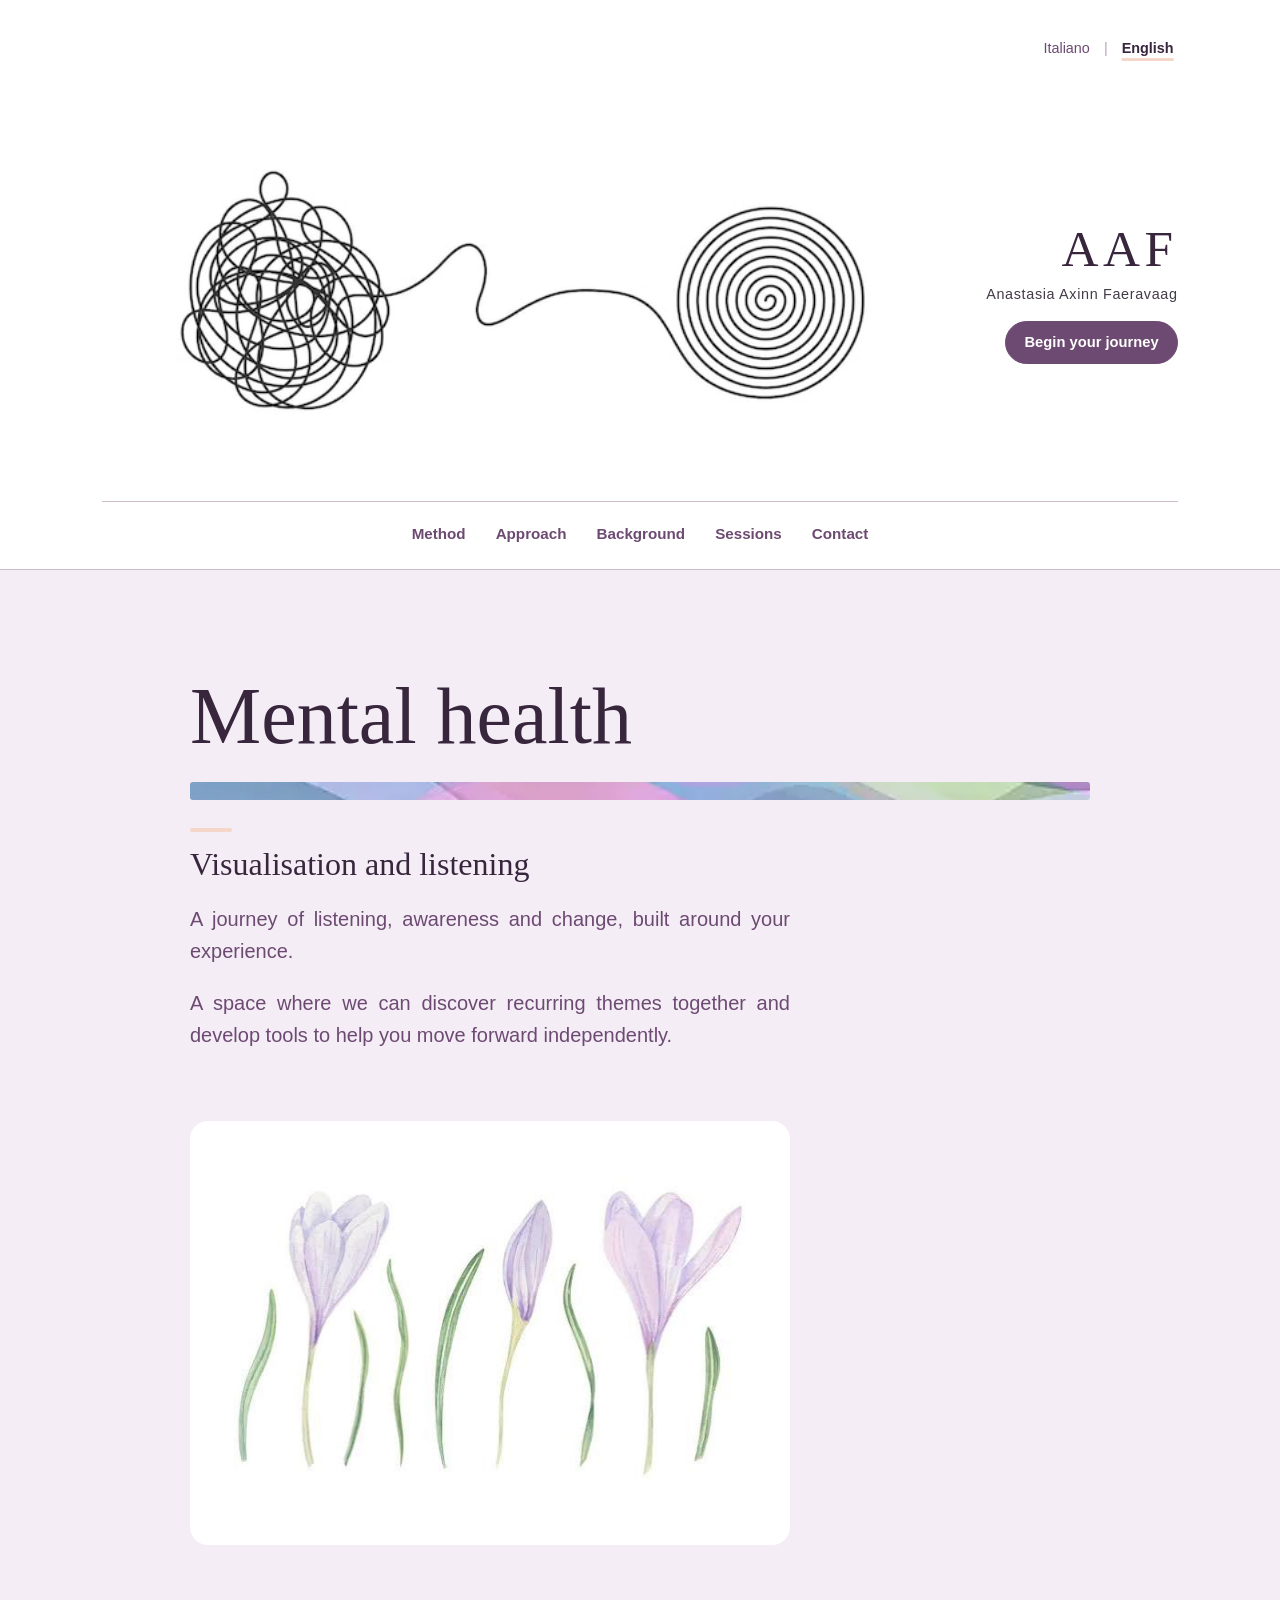
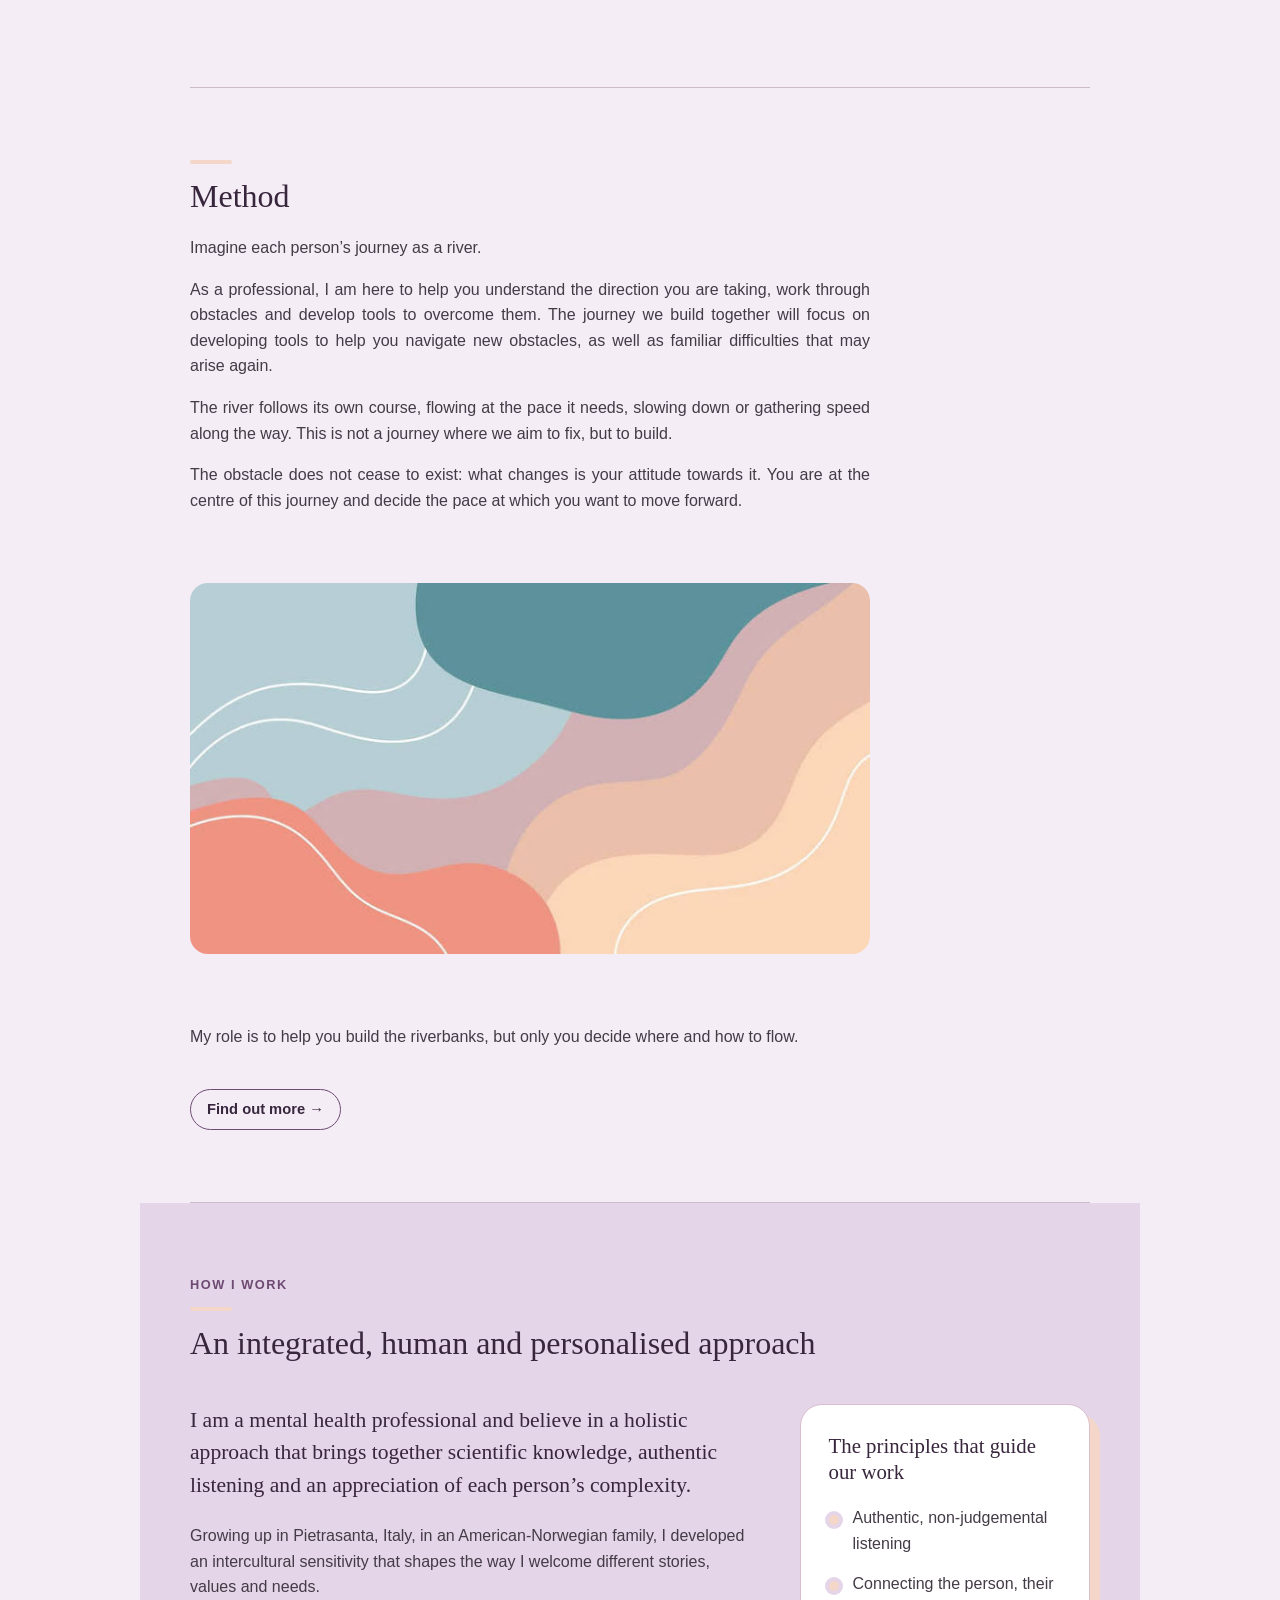
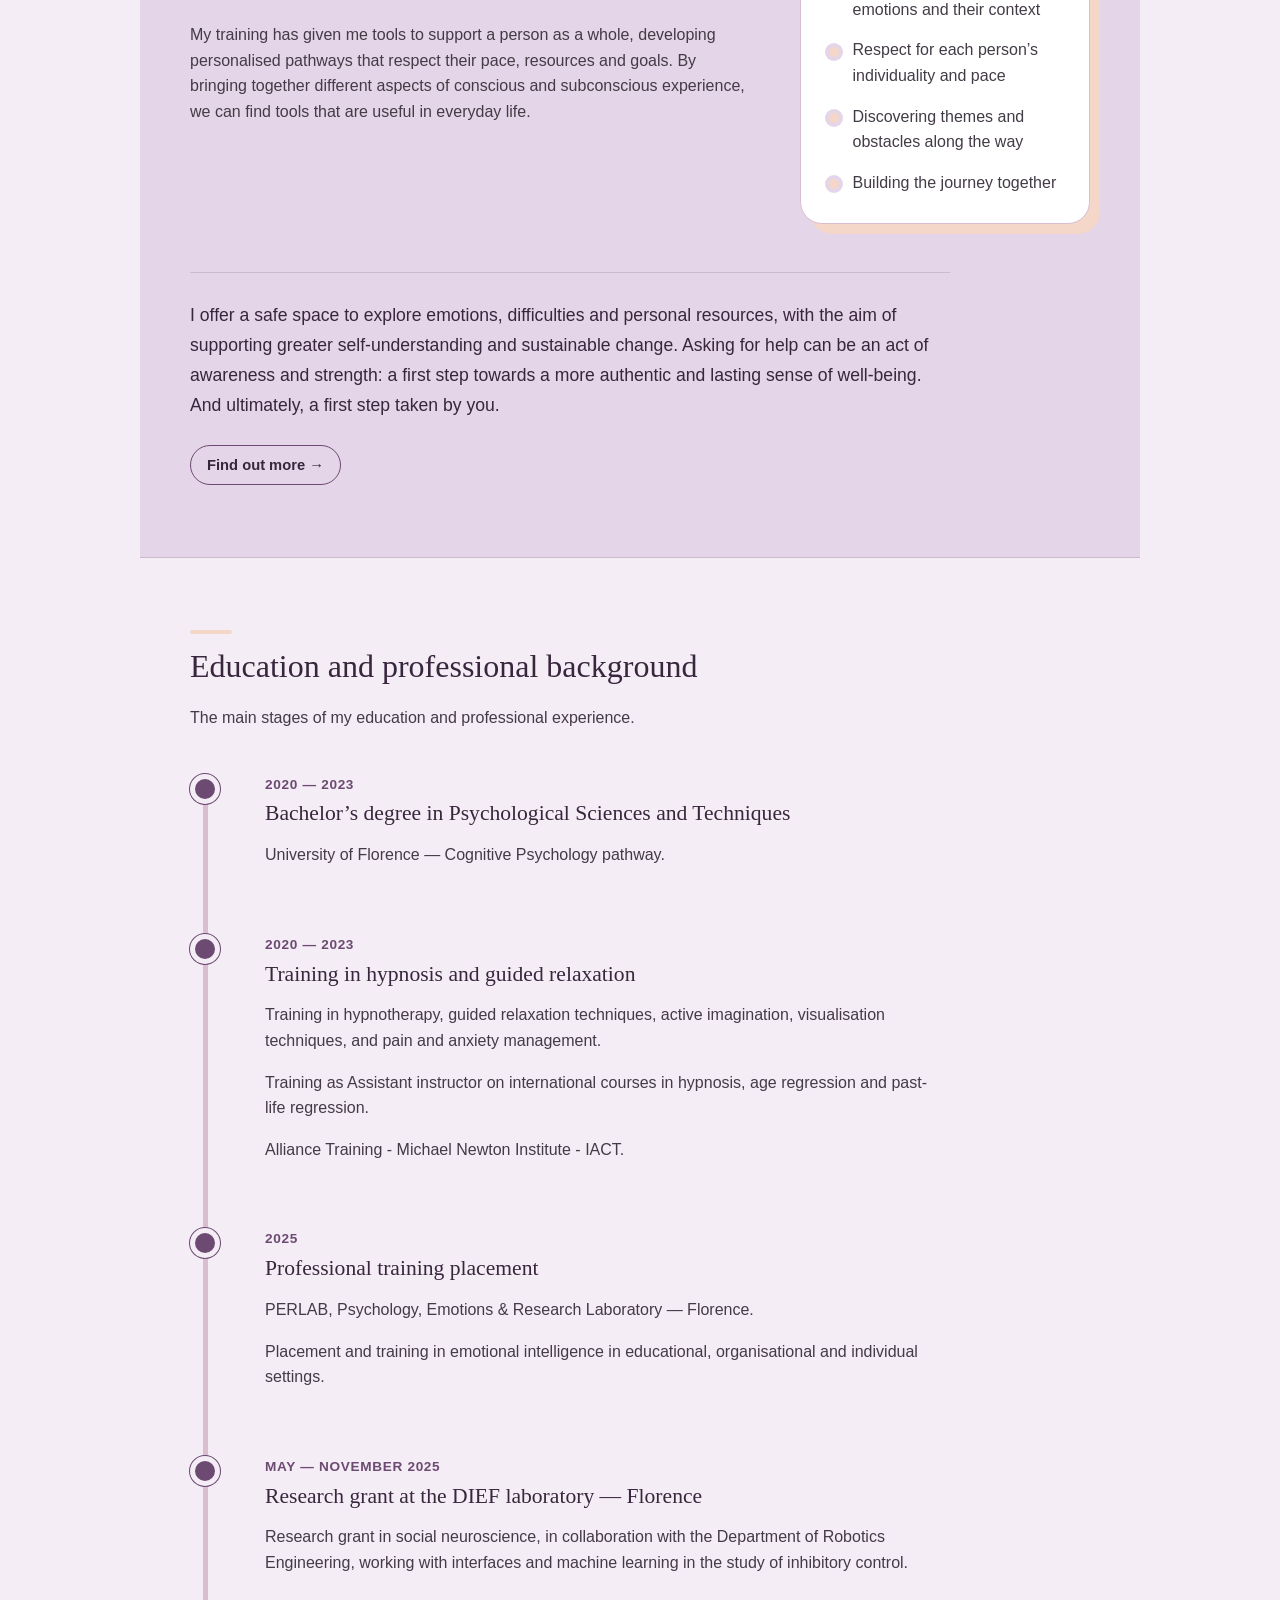
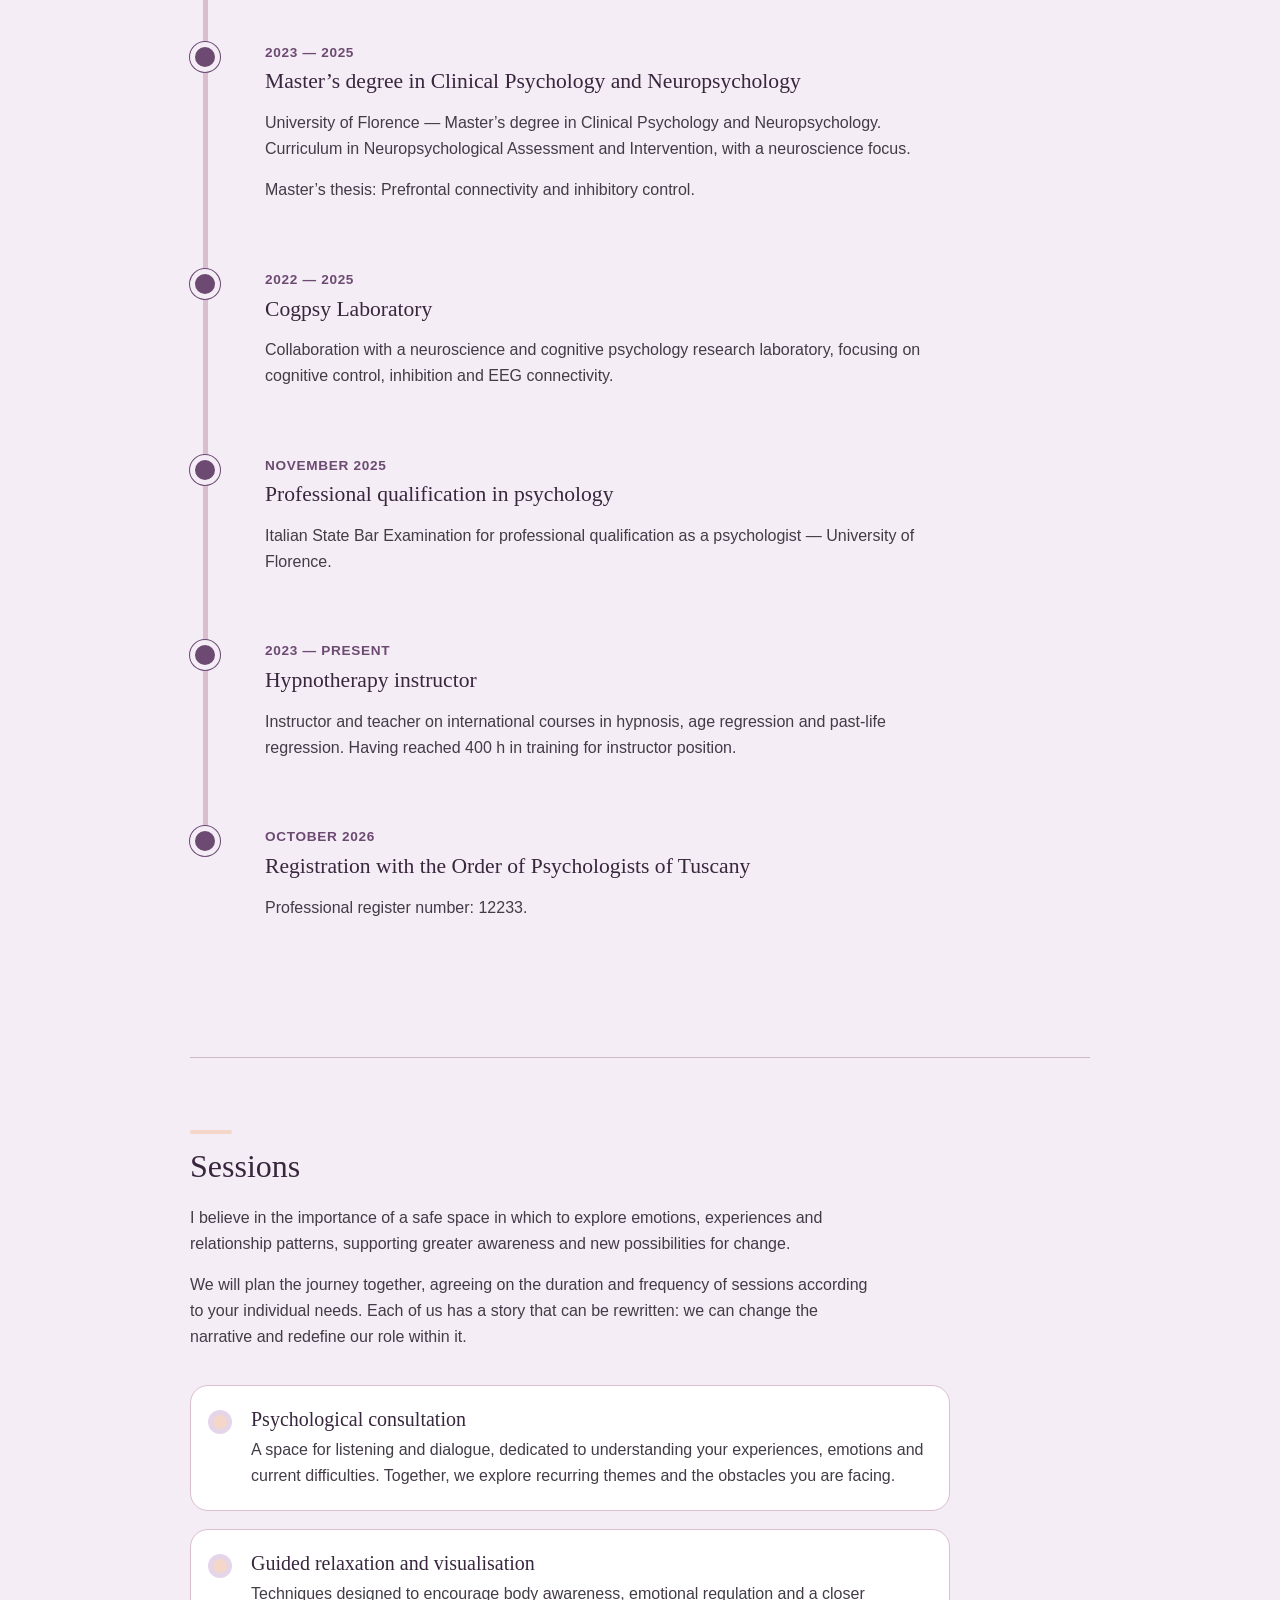
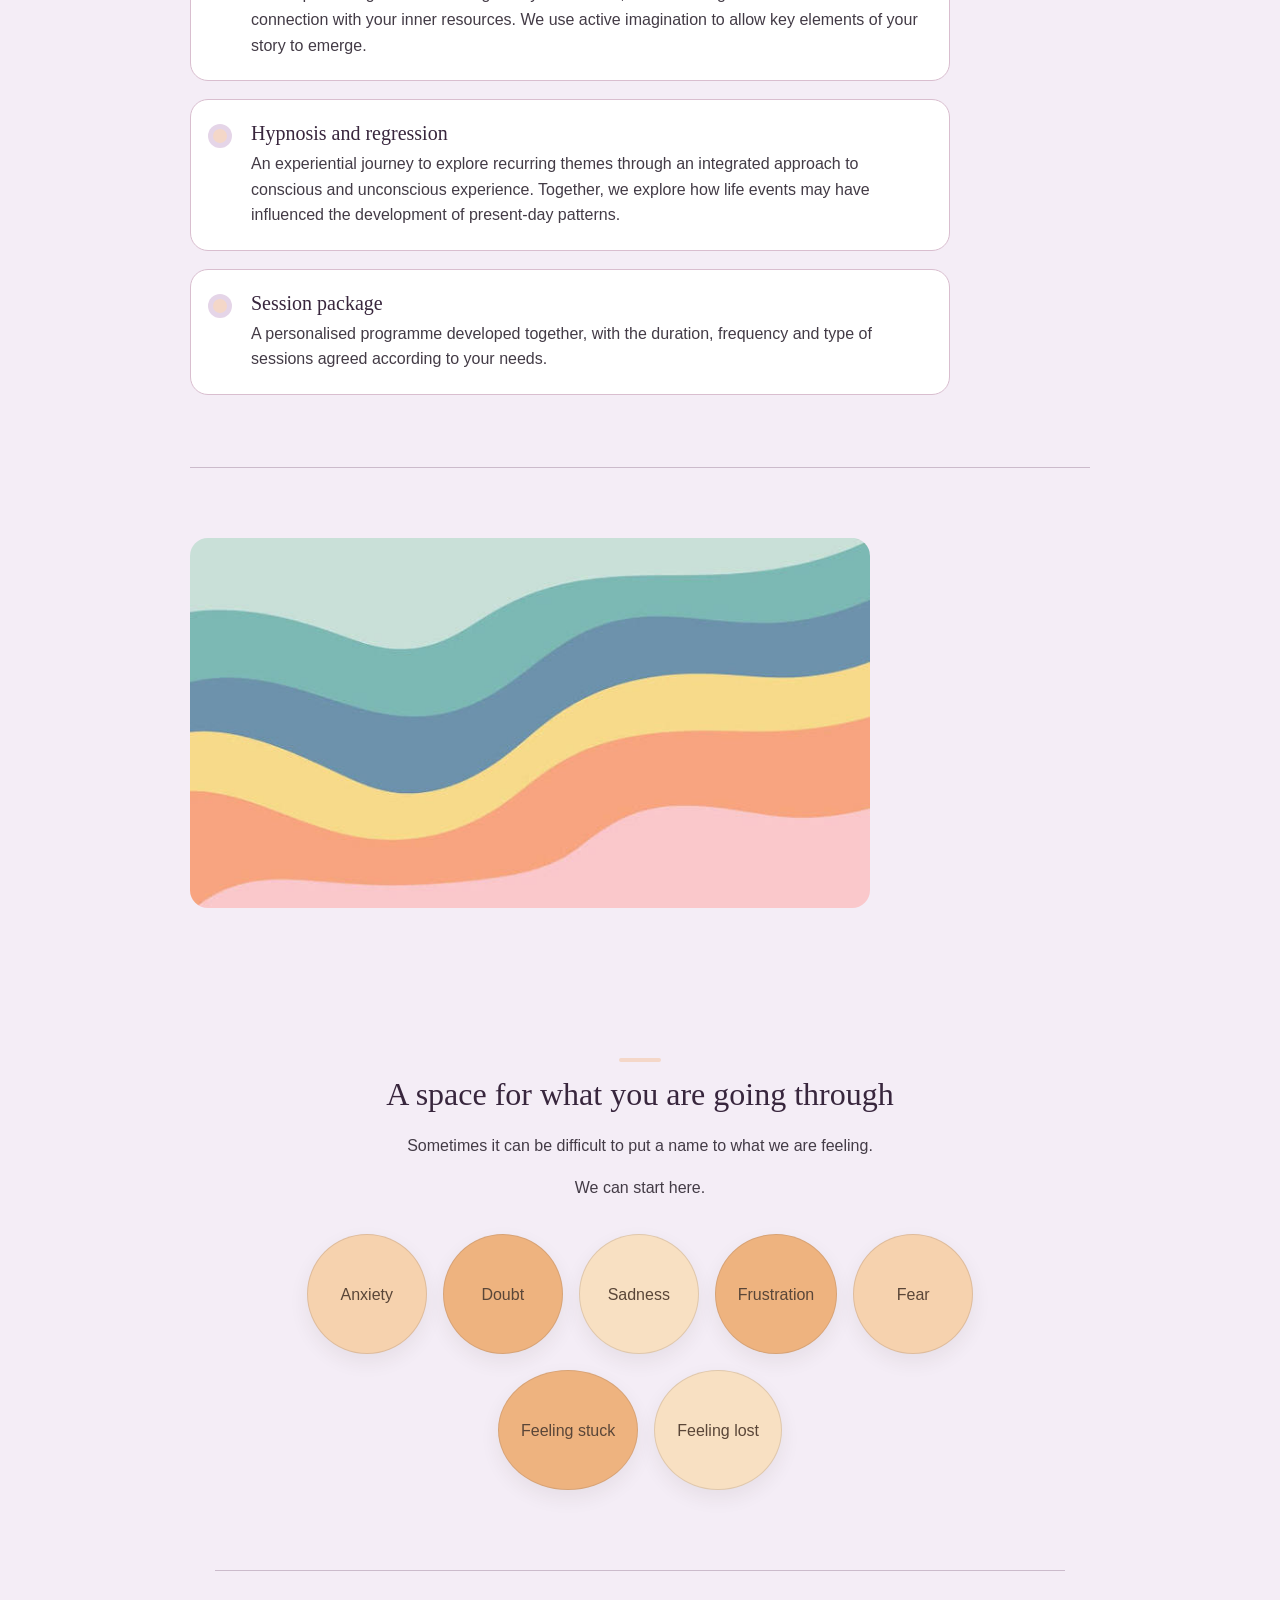
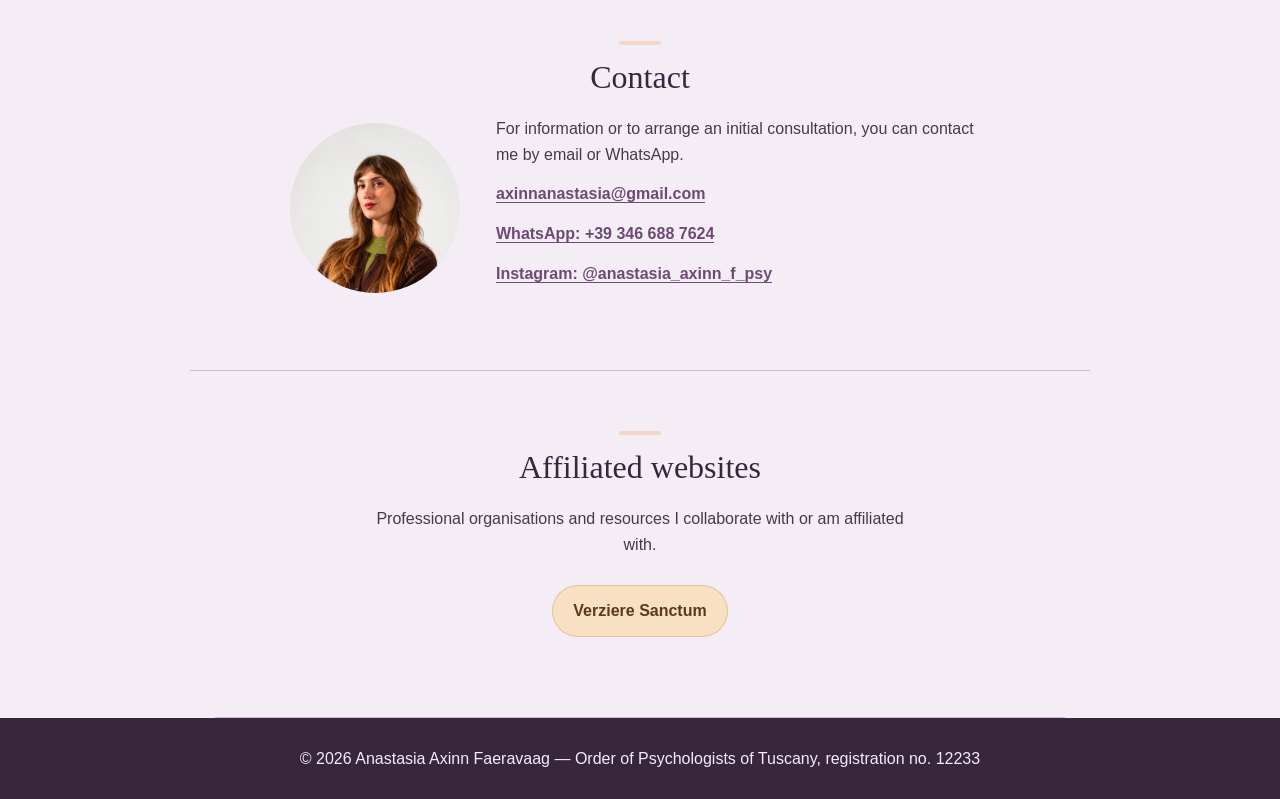
<file: en.index.html>
<!doctype html>
<html lang="en">
<head>
  <meta charset="utf-8">
  <meta name="viewport" content="width=device-width, initial-scale=1">

  <link rel="stylesheet" href="style2.css?v=senza-trattini1">

  <link
    rel="alternate"
    hreflang="it"
    href="https://anastasiaaxinnf.com/"
  >

  <link
    rel="alternate"
    hreflang="en"
    href="https://anastasiaaxinnf.com/en.index.html"
  >

  <title>Anastasia Axinn Faeravaag | Mental Health</title>

  <style>
    .intestazione-sito > .selettore-lingua {
      display: flex;
      flex-wrap: wrap;
      justify-content: flex-end;
      align-items: center;
      align-self: stretch;
      gap: 10px;
      box-sizing: border-box;
      width: 100%;
      margin: 0 0 14px;
      padding: 8px 0;
      font-size: 0.9rem;
      line-height: 1.5;
    }

    .selettore-lingua a {
      display: inline-block;
      padding: 6px 4px;
      color: var(--viola, #705078);
      text-decoration: none;
    }

    .selettore-lingua a:hover,
    .selettore-lingua a:focus-visible {
      color: var(--viola-scuro, #4f3458);
      text-decoration: underline;
      text-underline-offset: 5px;
    }

    .selettore-lingua a[aria-current="page"] {
      color: var(--viola-scuro, #4f3458);
      font-weight: 700;
      text-decoration: underline;
      text-decoration-color: var(--pesca, #edc4ac);
      text-decoration-thickness: 3px;
      text-underline-offset: 5px;
    }

    .selettore-lingua span {
      color: var(--viola, #705078);
      opacity: 0.5;
    }
  </style>
</head>

<body>
  <header class="intestazione-sito">

    <nav class="selettore-lingua" aria-label="Select language">
      <a href="index.html" lang="it" hreflang="it">
        Italiano
      </a>

      <span aria-hidden="true">|</span>

      <a
        href="en.index.html"
        lang="en"
        hreflang="en"
        aria-current="page"
      >
        English
      </a>
    </nav>

    <div class="parte-superiore-header">

      <div class="spirale-header" aria-hidden="true">
        <img
          src="images/im11.jpg"
          alt=""
        >
      </div>

      <div class="identita-sito">
        <a
          class="logo"
          href="en.index.html"
          aria-label="Return to the home page"
        >
          AAF
        </a>

        <p class="nome-professionista">
          Anastasia Axinn Faeravaag
        </p>

        <a
          class="pulsante-principale pulsante-header"
          href="#contatti"
        >
          Begin your journey
        </a>
      </div>

    </div>

    <nav class="navigazione-principale" aria-label="Main navigation">
      <a href="#metodo">Method</a>
      <a href="#approccio">Approach</a>
      <a href="#percorso">Background</a>
      <a href="#sedute">Sessions</a>
      <a href="#contatti">Contact</a>
    </nav>

  </header>

  <main>
    <section class="presentazione">
      <div class="testo-presentazione">
        <h1>Mental health</h1>

        <img
          class="immagine-separatrice"
          src="images/im9.jpeg"
          alt=""
          aria-hidden="true"
        >

        <h2>Visualisation and listening</h2>

        <p>
          A journey of listening, awareness and change,
          built around your experience.
        </p>

        <p>
          A space where we can discover recurring themes together
          and develop tools to help you move forward independently.
        </p>
      </div>

      <img
        class="immagine-presentazione"
        src="images/im1.jpeg"
        alt="Abstract texture in shades of lilac and purple"
      >
    </section>

    <section id="metodo">
      <h2>Method</h2>

      <p>
        Imagine each person’s journey as a river.
      </p>

      <p>
        As a professional, I am here to help you understand the direction
        you are taking, work through obstacles and develop tools to
        overcome them.
        The journey we build together will focus on
        developing tools to help you navigate new obstacles, as well
        as familiar difficulties that may arise again.
      </p>

      <p>
        The river follows its own course, flowing at the pace it needs,
        slowing down or gathering speed along the way. This is not
        a journey where we aim to fix, but to build.
      </p>

      <p>
        The obstacle does not cease to exist: what changes is your
        attitude towards it. You are at the centre of this journey
        and decide the pace at which you want to move forward.
      </p>

      <img
        class="immagine-presentazione"
        src="images/im5.jpeg"
        alt="Abstract texture in shades of lilac and purple"
      >

      <p>
        My role is to help you build the riverbanks,
        but only you decide where and how to flow.
      </p>

      <a
        class="pulsante-secondario"
        href="method-en.html"
        aria-label="Find out more about my method"
      >
        Find out more <span aria-hidden="true">→</span>
      </a>
    </section>

    <section id="approccio" class="sezione-approccio">
      <div class="intestazione-approccio">
        <p class="etichetta">How I work</p>
        <h2>An integrated, human and personalised approach</h2>
      </div>

      <div class="griglia-approccio">
        <div class="testo-approccio">
          <p class="testo-introduttivo">
            I am a mental health professional and believe in a holistic
            approach that brings together scientific knowledge,
            authentic listening and an appreciation of each
            person’s complexity.
          </p>

          <p>
            Growing up in Pietrasanta, Italy, in an American-Norwegian family,
            I developed an intercultural sensitivity that shapes
            the way I welcome different stories, values and needs.
          </p>

          <p>
            My training has given me tools to support a person as
            a whole, developing personalised pathways that respect
            their pace, resources and goals. By bringing together
            different aspects of conscious and subconscious experience,
            we can find tools that are useful in everyday life.
          </p>
        </div>

        <aside
          class="principi-approccio"
          aria-label="Principles of my approach"
        >
          <h3 class="titolo-principi">The principles that guide our work</h3>

          <ul>
            <li>Authentic, non-judgemental listening</li>
            <li>Connecting the person, their emotions and their context</li>
            <li>Respect for each person’s individuality and pace</li>
            <li>Discovering themes and obstacles along the way</li>
            <li>Building the journey together</li>
          </ul>
        </aside>
      </div>

      <p class="chiusura-approccio">
        I offer a safe space to explore emotions, difficulties and
        personal resources, with the aim of supporting greater
        self-understanding and sustainable change. Asking for help
        can be an act of awareness and strength: a first step towards
        a more authentic and lasting sense of well-being. And ultimately,
        a first step taken by you.
      </p>

      <a
        class="pulsante-secondario"
        href="approach-en.html"
        aria-label="Find out more about my approach"
      >
        Find out more <span aria-hidden="true">→</span>
      </a>
    </section>

    <section id="percorso">
      <h2>Education and professional background</h2>

      <p class="introduzione-percorso">
        The main stages of my education and professional experience.
      </p>

      <ol class="timeline">
        <li class="tappa">
          <div class="punto-timeline" aria-hidden="true"></div>

          <div class="contenuto-tappa">
            <p class="anno">2020 — 2023</p>
            <h3>Bachelor’s degree in Psychological Sciences and Techniques</h3>
            <p>
              University of Florence — Cognitive Psychology pathway.
            </p>
          </div>
        </li>

        <li class="tappa">
          <div class="punto-timeline" aria-hidden="true"></div>

          <div class="contenuto-tappa">
            <p class="anno">2020 — 2023</p>
            <h3>Training in hypnosis and guided relaxation</h3>
            <p>
              Training in hypnotherapy, guided relaxation techniques,
              active imagination, visualisation techniques,
              and pain and anxiety management.
            </p>
            <p>
              Training as Assistant instructor on international courses in
              hypnosis, age regression and past-life regression.
            </p>
            <p>Alliance Training - Michael Newton Institute - IACT.</p>
          </div>
        </li>

        <li class="tappa">
          <div class="punto-timeline" aria-hidden="true"></div>

          <div class="contenuto-tappa">
            <p class="anno">2025</p>
            <h3>Professional training placement</h3>
            <p>
              PERLAB, Psychology, Emotions &amp; Research Laboratory — Florence.
            </p>
            <p>
              Placement and training in emotional intelligence
              in educational, organisational and individual settings.
            </p>
          </div>
        </li>

        <li class="tappa">
          <div class="punto-timeline" aria-hidden="true"></div>

          <div class="contenuto-tappa">
            <p class="anno">May — November 2025</p>
            <h3>Research grant at the DIEF laboratory — Florence</h3>
            <p>
              Research grant in social neuroscience, in
              collaboration with the Department of Robotics Engineering,
              working with interfaces and machine learning
              in the study of inhibitory control.
            </p>
          </div>
        </li>

        <li class="tappa">
          <div class="punto-timeline" aria-hidden="true"></div>

          <div class="contenuto-tappa">
            <p class="anno">2023 — 2025</p>
            <h3>Master’s degree in Clinical Psychology and Neuropsychology</h3>
            <p>
              University of Florence — Master’s degree in Clinical
              Psychology and Neuropsychology. Curriculum in
              Neuropsychological Assessment and Intervention,
              with a neuroscience focus.
            </p>
            <p>
              Master’s thesis: Prefrontal connectivity and inhibitory control.
            </p>
          </div>
        </li>

        <li class="tappa">
          <div class="punto-timeline" aria-hidden="true"></div>

          <div class="contenuto-tappa">
            <p class="anno">2022 — 2025</p>
            <h3>Cogpsy Laboratory</h3>
            <p>
              Collaboration with a neuroscience and cognitive psychology
              research laboratory, focusing on cognitive control,
              inhibition and EEG connectivity.
            </p>
          </div>
        </li>

        <li class="tappa">
          <div class="punto-timeline" aria-hidden="true"></div>

          <div class="contenuto-tappa">
            <p class="anno">November 2025</p>
            <h3>Professional qualification in psychology</h3>
            <p>
              Italian State Bar Examination for professional qualification
              as a psychologist — University of Florence.
            </p>
          </div>
        </li>

        <li class="tappa">
          <div class="punto-timeline" aria-hidden="true"></div>

          <div class="contenuto-tappa">
            <p class="anno">2023 — Present</p>
            <h3>Hypnotherapy instructor</h3>
            <p>
              Instructor and teacher on international courses in
              hypnosis, age regression and past-life regression.
              Having reached 400 h in training for instructor position.
            </p>
          </div>
        </li>

        <li class="tappa">
          <div class="punto-timeline" aria-hidden="true"></div>

          <div class="contenuto-tappa">
            <p class="anno">October 2026</p>
            <h3>Registration with the Order of Psychologists of Tuscany</h3>
            <p>
              Professional register number: 12233.
            </p>
          </div>
        </li>
      </ol>

      <!--
      <a class="pulsante-secondario" href="percorso.html">
        Find out more<span aria-hidden="true"> →</span>
      </a>
      -->
    </section>

    <section id="sedute">
      <h2>Sessions</h2>

      <p>
        I believe in the importance of a safe space in which to explore
        emotions, experiences and relationship patterns, supporting
        greater awareness and new possibilities for change.
      </p>

      <p>
        We will plan the journey together, agreeing on the duration
        and frequency of sessions according to your individual needs.
        Each of us has a story that can be rewritten: we can change
        the narrative and redefine our role within it.
      </p>

      <ul class="tipi-seduta">
        <li>
          <span class="icona-seduta" aria-hidden="true"></span>

          <div>
            <h3>Psychological consultation</h3>
            <p class="descrizione-seduta">
              A space for listening and dialogue, dedicated to
              understanding your experiences, emotions and current
              difficulties. Together, we explore recurring themes
              and the obstacles you are facing.
            </p>

            <div class="dettagli-seduta">
              <p><span>Duration</span>60 minutes</p>
              <p><span>Fee</span>€65</p>
            </div>
          </div>
        </li>

        <li>
          <span class="icona-seduta" aria-hidden="true"></span>

          <div>
            <h3>Guided relaxation and visualisation</h3>
            <p class="descrizione-seduta">
              Techniques designed to encourage body awareness,
              emotional regulation and a closer connection with
              your inner resources. We use active imagination
              to allow key elements of your story to emerge.
            </p>

            <div class="dettagli-seduta">
              <p><span>Duration</span>120-150 minutes</p>
              <p><span>Fee</span>€150 </p>
            </div>
          </div>
        </li>

        <li>
          <span class="icona-seduta" aria-hidden="true"></span>

          <div>
            <h3>Hypnosis and regression</h3>
            <p class="descrizione-seduta">
              An experiential journey to explore recurring themes
              through an integrated approach to conscious and
              unconscious experience. Together, we explore how
              life events may have influenced the development
              of present-day patterns.
            </p>

            <div class="dettagli-seduta">
              <p><span>Duration</span>180–220 minutes</p>
              <p><span>Fee</span>To be established together </p>
            </div>
          </div>
        </li>

        <li>
          <span class="icona-seduta" aria-hidden="true"></span>

          <div>
            <h3>Session package</h3>
            <p class="descrizione-seduta">
              A personalised programme developed together, with
              the duration, frequency and type of sessions
              agreed according to your needs.
            </p>

            <div class="dettagli-seduta">
              <p><span>Duration</span>To be established together</p>
              <p><span>Fee</span>To be established together</p>
            </div>
          </div>
        </li>
      </ul>

      <!--
      <a class="pulsante-secondario" href="sedute.html">
        Find out more<span aria-hidden="true"> →</span>
      </a>
      -->
    </section>

    <img
      class="immagine-presentazione"
      src="images/im7.jpeg"
      alt="River"
    >

    <section id="cosa-posso-aiutarti">
      <h2>A space for what you are going through</h2>

      <p class="intro-bubbles">
        Sometimes it can be difficult to put a name to what we are feeling.
      </p>

      <p class="intro-bubbles">We can start here.</p>

      <div
        class="bubbles"
        aria-label="Some feelings and experiences we can explore"
      >
        <span class="bubble bubble-1">Anxiety</span>
        <span class="bubble bubble-2">Doubt</span>
        <span class="bubble bubble-3">Sadness</span>
        <span class="bubble bubble-4">Frustration</span>
        <span class="bubble bubble-5">Fear</span>
        <span class="bubble bubble-6">Feeling stuck</span>
        <span class="bubble bubble-7">Feeling lost</span>
      </div>
    </section>

    <section id="contatti">
      <h2>Contact</h2>

      <div class="contatti-layout">
        <img
          src="images/Crop_headshot.png.jpg"
          alt="Portrait of Anastasia Axinn Faeravaag"
          class="foto-contatti"
        >

        <div class="testo-contatti">
          <p>
            For information or to arrange an initial consultation,
            you can contact me by email or WhatsApp.
          </p>

          <p>
            <a
              class="link-email"
              href="mailto:axinnanastasia@gmail.com"
            >
              axinnanastasia@gmail.com
            </a>
          </p>

          <p>
            <a
              class="link-email"
              href="https://wa.me/393466887624"
              target="_blank"
              rel="noopener noreferrer"
            >
              WhatsApp: +39 346 688 7624
            </a>
          </p>

          <p>
            <a
              class="link-instagram"
              href="https://www.instagram.com/anastasia_axinn_f/"
              target="_blank"
              rel="noopener noreferrer"
            >
              Instagram: @anastasia_axinn_f_psy
            </a>
          </p>
        </div>
      </div>
    </section>

    <section id="siti-affiliati">
      <h2>Affiliated websites</h2>

      <p class="testo-affiliati">
        Professional organisations and resources
        I collaborate with or am affiliated with.
      </p>

      <div class="link-affiliati">
        <a
          href="https://verzieresanctum.com/sanctum"
          target="_blank"
          rel="noopener noreferrer"
        >
          Verziere Sanctum
        </a>
      </div>
    </section>
  </main>

  <footer>
    <p>
      © 2026 Anastasia Axinn Faeravaag —
      Order of Psychologists of Tuscany, registration no. 12233
    </p>
  </footer>
</body>
</html>
</file>
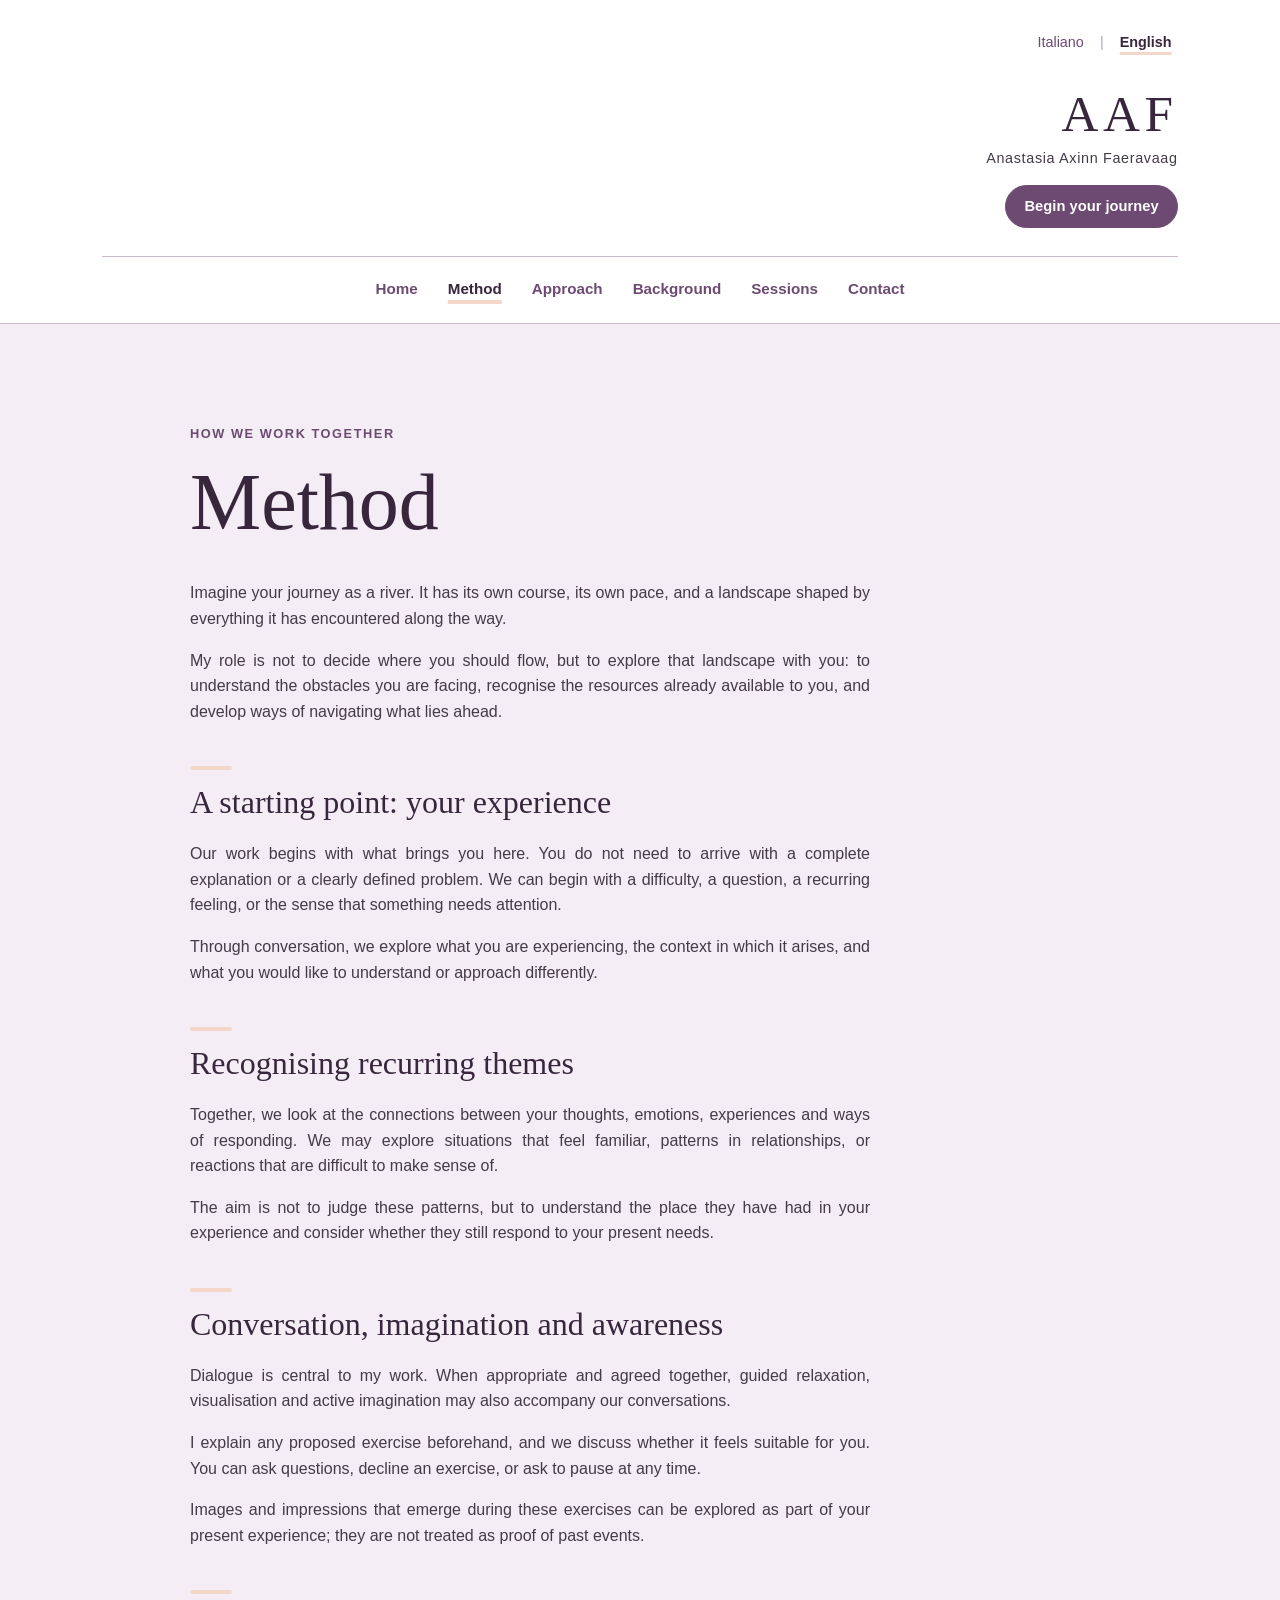
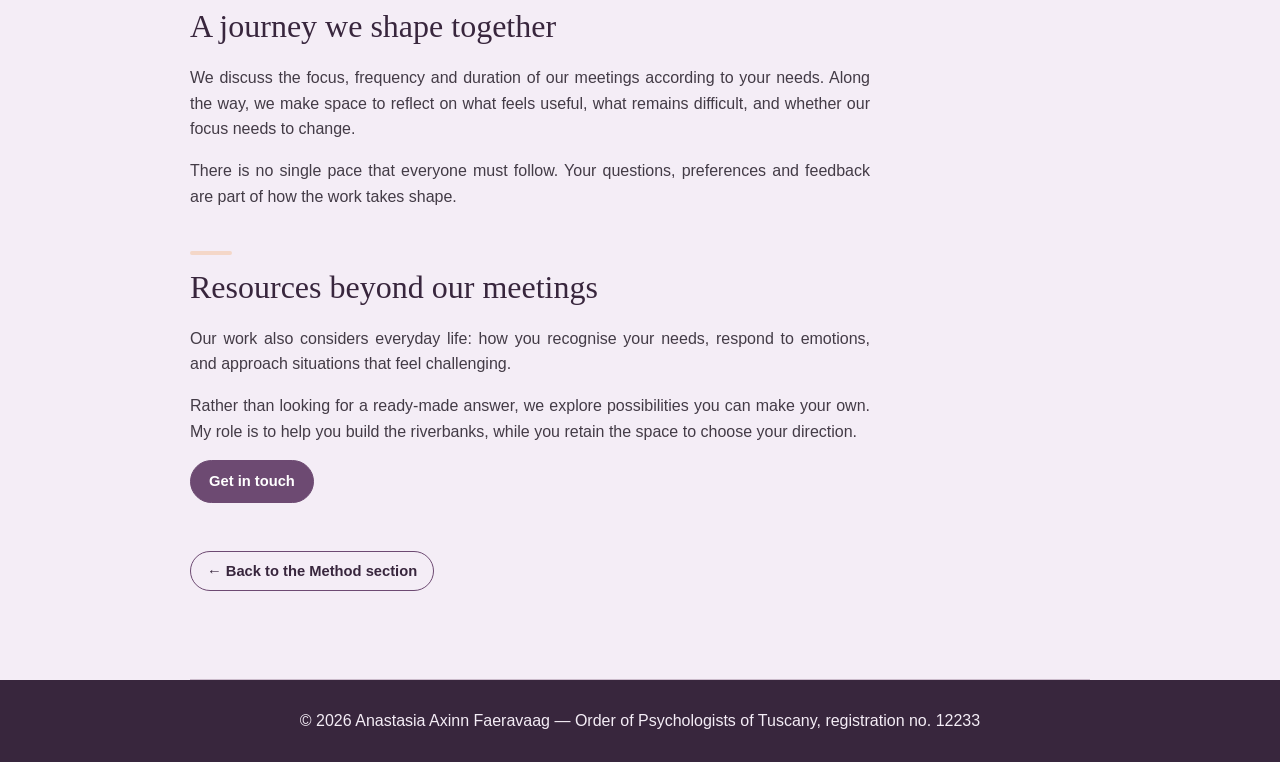
<file: method-en.html>
<!doctype html>
<html lang="en">
<head>
  <meta charset="utf-8">
  <meta name="viewport" content="width=device-width, initial-scale=1">

  <link rel="stylesheet" href="style2.css?v=pagine1">

  <link
    rel="alternate"
    hreflang="it"
    href="https://anastasiaaxinnf.com/metodo.html"
  >

  <link
    rel="alternate"
    hreflang="en"
    href="https://anastasiaaxinnf.com/method-en.html"
  >

  <title>Method | Anastasia Axinn Faeravaag</title>

  <meta
    name="description"
    content="Explore how Anastasia Axinn Faeravaag approaches psychological consultations through listening, shared goals and respect for individual needs."
  >
</head>

<body>
  <header class="intestazione-sito">

    <nav class="selettore-lingua" aria-label="Select language">
      <a href="metodo.html" lang="it" hreflang="it">
        Italiano
      </a>

      <span aria-hidden="true">|</span>

      <a
        href="method-en.html"
        lang="en"
        hreflang="en"
        aria-current="page"
      >
        English
      </a>
    </nav>

    <div class="identita-sito">
      <a
        class="logo"
        href="en.index.html"
        aria-label="Return to the English home page"
      >
        AAF
      </a>

      <p class="nome-professionista">
        Anastasia Axinn Faeravaag
      </p>

      <a
        class="pulsante-principale pulsante-header"
        href="en.index.html#contatti"
      >
        Begin your journey
      </a>
    </div>

    <nav
      class="navigazione-principale"
      aria-label="Main navigation"
    >
      <a href="en.index.html">Home</a>
      <a href="method-en.html" aria-current="page">Method</a>
      <a href="approach-en.html">Approach</a>
      <a href="en.index.html#percorso">Background</a>
      <a href="en.index.html#sedute">Sessions</a>
      <a href="en.index.html#contatti">Contact</a>
    </nav>

  </header>

  <main class="pagina-approfondimento">
    <section>

      <p class="etichetta">How we work together</p>

      <h1>Method</h1>

      <p>
        Imagine your journey as a river. It has its own course,
        its own pace, and a landscape shaped by everything
        it has encountered along the way.
      </p>

      <p>
        My role is not to decide where you should flow, but to
        explore that landscape with you: to understand the obstacles
        you are facing, recognise the resources already available
        to you, and develop ways of navigating what lies ahead.
      </p>

      <h2>A starting point: your experience</h2>

      <p>
        Our work begins with what brings you here. You do not need
        to arrive with a complete explanation or a clearly defined
        problem. We can begin with a difficulty, a question, a
        recurring feeling, or the sense that something needs attention.
      </p>

      <p>
        Through conversation, we explore what you are experiencing,
        the context in which it arises, and what you would like
        to understand or approach differently.
      </p>

      <h2>Recognising recurring themes</h2>

      <p>
        Together, we look at the connections between your thoughts,
        emotions, experiences and ways of responding. We may explore
        situations that feel familiar, patterns in relationships,
        or reactions that are difficult to make sense of.
      </p>

      <p>
        The aim is not to judge these patterns, but to understand
        the place they have had in your experience and consider
        whether they still respond to your present needs.
      </p>

      <h2>Conversation, imagination and awareness</h2>

      <p>
        Dialogue is central to my work. When appropriate and agreed
        together, guided relaxation, visualisation and active
        imagination may also accompany our conversations.
      </p>

      <p>
        I explain any proposed exercise beforehand, and we discuss
        whether it feels suitable for you. You can ask questions,
        decline an exercise, or ask to pause at any time.
      </p>

      <p>
        Images and impressions that emerge during these exercises
        can be explored as part of your present experience;
        they are not treated as proof of past events.
      </p>

      <h2>A journey we shape together</h2>

      <p>
        We discuss the focus, frequency and duration of our meetings
        according to your needs. Along the way, we make space to
        reflect on what feels useful, what remains difficult,
        and whether our focus needs to change.
      </p>

      <p>
        There is no single pace that everyone must follow.
        Your questions, preferences and feedback are part
        of how the work takes shape.
      </p>

      <h2>Resources beyond our meetings</h2>

      <p>
        Our work also considers everyday life: how you recognise
        your needs, respond to emotions, and approach situations
        that feel challenging.
      </p>

      <p>
        Rather than looking for a ready-made answer, we explore
        possibilities you can make your own. My role is to help
        you build the riverbanks, while you retain the space
        to choose your direction.
      </p>

      <a
        class="pulsante-principale"
        href="en.index.html#contatti"
      >
        Get in touch
      </a>

      <p>
        <a
          class="pulsante-secondario"
          href="en.index.html#metodo"
        >
          <span aria-hidden="true">←</span>
          Back to the Method section
        </a>
      </p>

    </section>
  </main>

  <footer>
    <p>
      © 2026 Anastasia Axinn Faeravaag —
      Order of Psychologists of Tuscany, registration no. 12233
    </p>
  </footer>
</body>
</html>
</file>
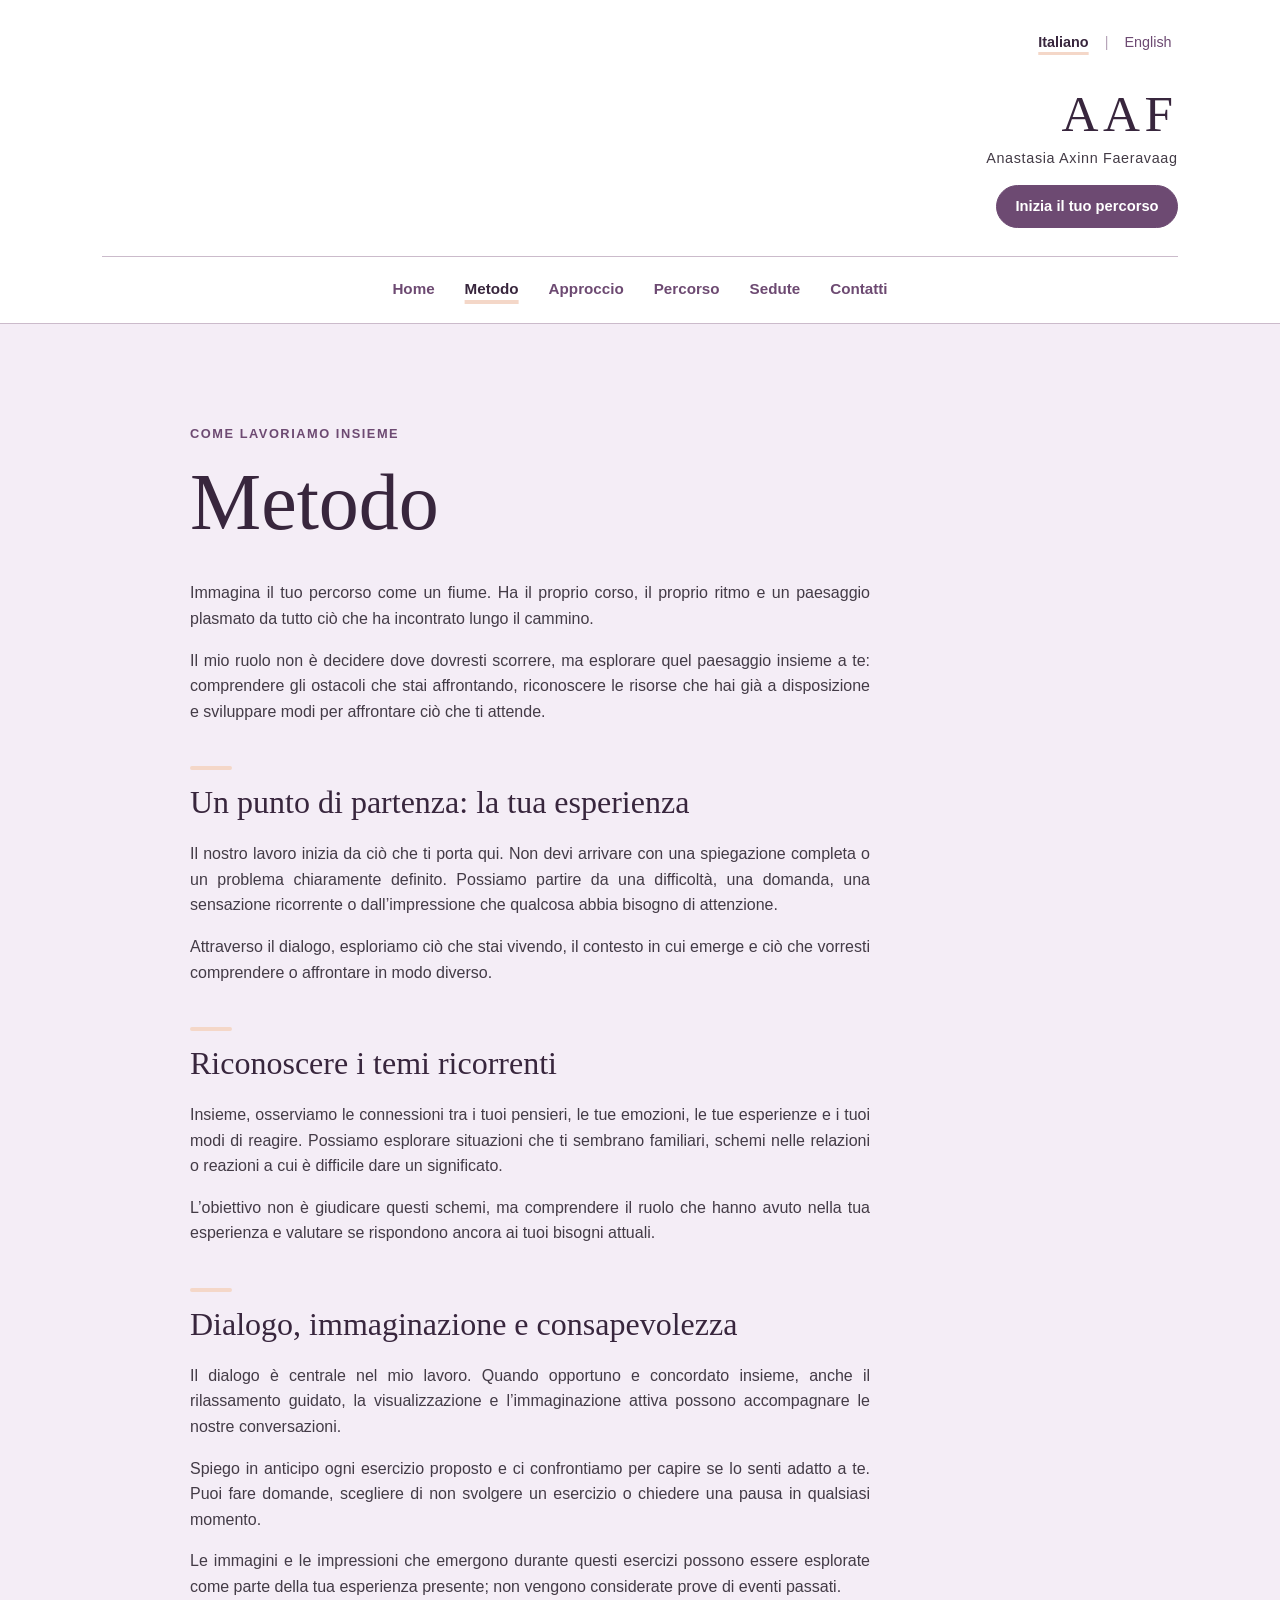
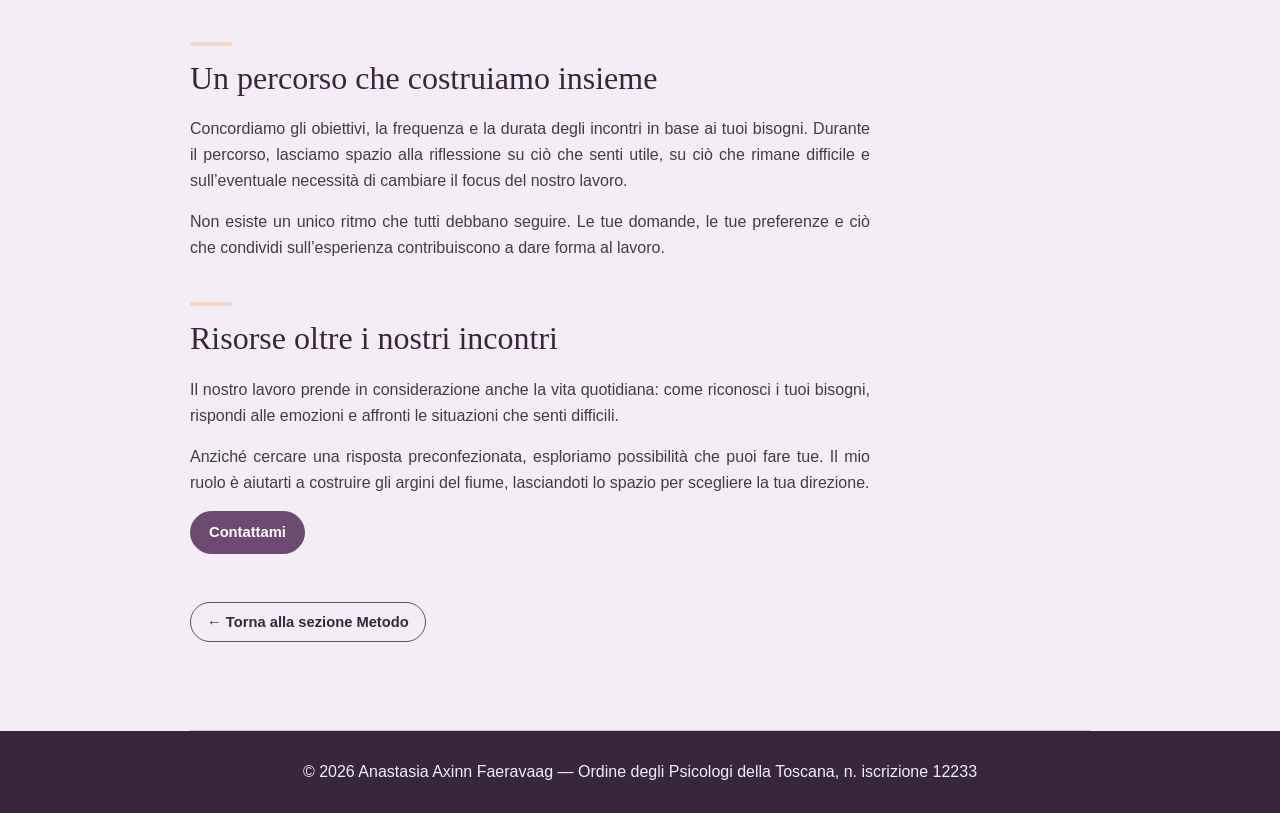
<file: metodo.html>
<!doctype html>
<html lang="it">
<head>
  <meta charset="utf-8">
  <meta name="viewport" content="width=device-width, initial-scale=1">

  <link rel="stylesheet" href="style2.css?v=pagine1">

  <link
    rel="alternate"
    hreflang="it"
    href="https://anastasiaaxinnf.com/metodo.html"
  >

  <link
    rel="alternate"
    hreflang="en"
    href="https://anastasiaaxinnf.com/method-en.html"
  >

  <title>Metodo | Anastasia Axinn Faeravaag</title>

  <meta
    name="description"
    content="Scopri come Anastasia Axinn Faeravaag conduce i colloqui psicologici attraverso l’ascolto, obiettivi condivisi e il rispetto dei bisogni individuali."
  >
</head>

<body>
  <header class="intestazione-sito">

    <nav class="selettore-lingua" aria-label="Seleziona la lingua">
      <a
        href="metodo.html"
        lang="it"
        hreflang="it"
        aria-current="page"
      >
        Italiano
      </a>

      <span aria-hidden="true">|</span>

      <a
        href="method-en.html"
        lang="en"
        hreflang="en"
      >
        English
      </a>
    </nav>

    <div class="identita-sito">
      <a
        class="logo"
        href="index.html"
        aria-label="Torna alla pagina iniziale in italiano"
      >
        AAF
      </a>

      <p class="nome-professionista">
        Anastasia Axinn Faeravaag
      </p>

      <a
        class="pulsante-principale pulsante-header"
        href="index.html#contatti"
      >
        Inizia il tuo percorso
      </a>
    </div>

    <nav
      class="navigazione-principale"
      aria-label="Navigazione principale"
    >
      <a href="index.html">Home</a>
      <a href="metodo.html" aria-current="page">Metodo</a>
      <a href="approccio.html">Approccio</a>
      <a href="index.html#percorso">Percorso</a>
      <a href="index.html#sedute">Sedute</a>
      <a href="index.html#contatti">Contatti</a>
    </nav>

  </header>

  <main class="pagina-approfondimento">
    <section>

      <p class="etichetta">Come lavoriamo insieme</p>

      <h1>Metodo</h1>

      <p>
        Immagina il tuo percorso come un fiume. Ha il proprio corso,
        il proprio ritmo e un paesaggio plasmato da tutto ciò
        che ha incontrato lungo il cammino.
      </p>

      <p>
        Il mio ruolo non è decidere dove dovresti scorrere, ma
        esplorare quel paesaggio insieme a te: comprendere gli
        ostacoli che stai affrontando, riconoscere le risorse
        che hai già a disposizione e sviluppare modi per
        affrontare ciò che ti attende.
      </p>

      <h2>Un punto di partenza: la tua esperienza</h2>

      <p>
        Il nostro lavoro inizia da ciò che ti porta qui. Non devi
        arrivare con una spiegazione completa o un problema
        chiaramente definito. Possiamo partire da una difficoltà,
        una domanda, una sensazione ricorrente o dall’impressione
        che qualcosa abbia bisogno di attenzione.
      </p>

      <p>
        Attraverso il dialogo, esploriamo ciò che stai vivendo,
        il contesto in cui emerge e ciò che vorresti comprendere
        o affrontare in modo diverso.
      </p>

      <h2>Riconoscere i temi ricorrenti</h2>

      <p>
        Insieme, osserviamo le connessioni tra i tuoi pensieri,
        le tue emozioni, le tue esperienze e i tuoi modi di reagire.
        Possiamo esplorare situazioni che ti sembrano familiari,
        schemi nelle relazioni o reazioni a cui è difficile
        dare un significato.
      </p>

      <p>
        L’obiettivo non è giudicare questi schemi, ma comprendere
        il ruolo che hanno avuto nella tua esperienza e valutare
        se rispondono ancora ai tuoi bisogni attuali.
      </p>

      <h2>Dialogo, immaginazione e consapevolezza</h2>

      <p>
        Il dialogo è centrale nel mio lavoro. Quando opportuno
        e concordato insieme, anche il rilassamento guidato,
        la visualizzazione e l’immaginazione attiva possono
        accompagnare le nostre conversazioni.
      </p>

      <p>
        Spiego in anticipo ogni esercizio proposto e ci confrontiamo
        per capire se lo senti adatto a te. Puoi fare domande,
        scegliere di non svolgere un esercizio o chiedere
        una pausa in qualsiasi momento.
      </p>

      <p>
        Le immagini e le impressioni che emergono durante questi
        esercizi possono essere esplorate come parte della tua
        esperienza presente; non vengono considerate prove
        di eventi passati.
      </p>

      <h2>Un percorso che costruiamo insieme</h2>

      <p>
        Concordiamo gli obiettivi, la frequenza e la durata
        degli incontri in base ai tuoi bisogni. Durante il
        percorso, lasciamo spazio alla riflessione su ciò che
        senti utile, su ciò che rimane difficile e sull’eventuale
        necessità di cambiare il focus del nostro lavoro.
      </p>

      <p>
        Non esiste un unico ritmo che tutti debbano seguire.
        Le tue domande, le tue preferenze e ciò che condividi
        sull’esperienza contribuiscono a dare forma al lavoro.
      </p>

      <h2>Risorse oltre i nostri incontri</h2>

      <p>
        Il nostro lavoro prende in considerazione anche la vita
        quotidiana: come riconosci i tuoi bisogni, rispondi alle
        emozioni e affronti le situazioni che senti difficili.
      </p>

      <p>
        Anziché cercare una risposta preconfezionata, esploriamo
        possibilità che puoi fare tue. Il mio ruolo è aiutarti
        a costruire gli argini del fiume, lasciandoti lo spazio
        per scegliere la tua direzione.
      </p>

      <a
        class="pulsante-principale"
        href="index.html#contatti"
      >
        Contattami
      </a>

      <p>
        <a
          class="pulsante-secondario"
          href="index.html#metodo"
        >
          <span aria-hidden="true">←</span>
          Torna alla sezione Metodo
        </a>
      </p>

    </section>
  </main>

  <footer>
    <p>
      © 2026 Anastasia Axinn Faeravaag —
      Ordine degli Psicologi della Toscana, n. iscrizione 12233
    </p>
  </footer>
</body>
</html>
</file>
<file: style2.css>
:root {
  --sfondo: #f4edf6;
  --sfondo-lilla: #e5d5e8;
  --mauve: #d9becf;
  --pesca: #f4d7c8;
  --viola: #6d4a72;
  --viola-scuro: #38263d;
  --testo: #433b46;
  --bordo: #cbbbcb;
  --bianco: #ffffff;
}

* {
  box-sizing: border-box;
}

html {
  scroll-behavior: smooth;
}

body {
  margin: 0;
  background-color: var(--sfondo);
  color: var(--testo);
  font-family: Arial, Helvetica, sans-serif;
  font-size: 16px;
  line-height: 1.6;
}

img {
  max-width: 100%;
}

/* Header */

.intestazione-sito {
  display: flex;
  flex-direction: column;
  gap: 28px;
  padding: 24px max(1cm, 8%) 22px;
  background-color: var(--bianco);
  border-bottom: 1px solid var(--bordo);
}

/* Selettore della lingua */

.intestazione-sito > .selettore-lingua {
  display: flex;
  flex-wrap: wrap;
  justify-content: flex-end;
  align-items: center;
  align-self: stretch;
  gap: 10px;
  width: 100%;
  margin: 0;
  padding: 0;
  font-size: 0.9rem;
  line-height: 1.5;
}

.selettore-lingua a {
  display: inline-block;
  padding: 8px 6px;
  border-radius: 4px;
  color: var(--viola);
  text-decoration: none;
  transition: color 200ms ease;
}

.selettore-lingua a:hover,
.selettore-lingua a:focus-visible {
  color: var(--viola-scuro);
  text-decoration: underline;
  text-underline-offset: 5px;
}

.selettore-lingua a:focus-visible {
  outline: 2px solid var(--viola);
  outline-offset: 3px;
}

.selettore-lingua a[aria-current="page"] {
  color: var(--viola-scuro);
  font-weight: 700;
  text-decoration: underline;
  text-decoration-color: var(--pesca);
  text-decoration-thickness: 3px;
  text-underline-offset: 5px;
}

.selettore-lingua span {
  color: var(--viola);
  opacity: 0.5;
}

/* Immagine e identità */

.parte-superiore-header {
  display: grid;
  grid-template-columns: minmax(0, 1fr) auto;
  gap: 48px;
  align-items: center;
}

/* Spirale usata come immagine di sfondo */

.decorazione-header {
  width: 100%;
  height: 190px;
  border-radius: 0;
  background-image: url("images/im11.jpg");
  background-size: contain;
  background-position: center;
  background-repeat: no-repeat;
}

/* Compatibilità con un tag img dentro decorazione-header */

.parte-superiore-header .decorazione-header:has(> img) {
  height: auto;
  min-width: 0;
  background: none;
}

.decorazione-header > img {
  display: block;
  width: 100%;
  height: auto;
  margin: 0;
  border: 0;
  border-radius: 0;
}

/* Spirale inserita con la classe dedicata */

.spirale-header {
  width: 100%;
  min-width: 0;
  align-self: center;
}

.spirale-header img {
  display: block;
  width: 100%;
  height: auto;
  margin: 0;
  border: 0;
  border-radius: 0;
}

.identita-sito {
  display: flex;
  flex-direction: column;
  align-items: flex-end;
  text-align: right;
}

.logo {
  color: var(--viola-scuro);
  font-family: Georgia, "Times New Roman", serif;
  font-size: clamp(2.2rem, 4vw, 3.4rem);
  font-weight: normal;
  letter-spacing: 0.09em;
  line-height: 0.95;
  text-decoration: none;
}

.logo:hover,
.logo:focus-visible {
  color: var(--viola);
}

.nome-professionista {
  max-width: none;
  margin: 9px 0 15px;
  color: var(--testo);
  font-size: 0.9rem;
  letter-spacing: 0.045em;
}

/* Logo grafico, se presente nell'HTML */

.logo.logo-con-immagine {
  display: inline-block;
  width: 170px;
  max-width: 100%;
  line-height: 0;
  letter-spacing: normal;
}

.immagine-logo {
  display: block;
  width: 100%;
  height: auto;
}

.logo-con-immagine:focus-visible {
  outline: 2px solid var(--viola);
  outline-offset: 6px;
  border-radius: 8px;
}

/* Menu principale */

.navigazione-principale {
  display: flex;
  flex-wrap: wrap;
  justify-content: center;
  gap: 12px 30px;
  width: 100%;
  padding-top: 20px;
  border-top: 1px solid var(--bordo);
}

.navigazione-principale a {
  color: var(--viola);
  font-size: 0.95rem;
  font-weight: bold;
  text-decoration: none;
}

.navigazione-principale a:hover,
.navigazione-principale a:focus-visible {
  color: var(--viola-scuro);
  text-decoration: underline;
  text-decoration-thickness: 2px;
  text-underline-offset: 5px;
}

.navigazione-principale a[aria-current="page"] {
  color: var(--viola-scuro);
  text-decoration: underline;
  text-decoration-color: var(--pesca);
  text-decoration-thickness: 4px;
  text-underline-offset: 6px;
}

/* Pulsanti */

.pulsante-principale,
.pulsante-secondario {
  display: inline-block;
  font-size: 0.92rem;
  font-weight: bold;
  line-height: 1.25;
  text-decoration: none;
  transition:
    background-color 200ms ease,
    border-color 200ms ease,
    color 200ms ease,
    transform 200ms ease;
}

.pulsante-principale {
  padding: 11px 18px;
  border: 1px solid var(--viola);
  border-radius: 999px;
  background-color: var(--viola);
  color: var(--bianco);
}

.pulsante-principale:hover,
.pulsante-principale:focus-visible {
  border-color: var(--viola-scuro);
  background-color: var(--viola-scuro);
  transform: translateY(-2px);
}

.pulsante-secondario {
  margin-top: 24px;
  padding: 10px 16px;
  border: 1px solid var(--viola);
  border-radius: 999px;
  background-color: transparent;
  color: var(--viola-scuro);
}

.pulsante-secondario:hover,
.pulsante-secondario:focus-visible {
  background-color: var(--sfondo-lilla);
  transform: translateY(-2px);
}

/* Struttura generale */

main {
  width: min(calc(100% - 2cm), 900px);
  margin: 0 auto;
}

section {
  padding: 72px 0;
  border-bottom: 1px solid var(--bordo);
}

main > section:first-child {
  padding-top: 100px;
}

h1,
h2,
h3 {
  color: var(--viola-scuro);
  font-family: Georgia, "Times New Roman", serif;
  line-height: 1.15;
  overflow-wrap: break-word;
}

h1 {
  max-width: 700px;
  margin: 0 0 20px;
  font-size: clamp(2.8rem, 8vw, 5rem);
  font-weight: normal;
}

h2 {
  margin: 0 0 20px;
  font-size: 2rem;
  font-weight: normal;
}

h3 {
  font-weight: normal;
}

h2::before {
  content: "";
  display: block;
  width: 42px;
  height: 4px;
  margin-bottom: 14px;
  border-radius: 999px;
  background-color: var(--pesca);
}

p {
  max-width: 680px;
}

.etichetta {
  margin: 0 0 12px;
  color: var(--viola);
  font-size: 0.8rem;
  font-weight: bold;
  letter-spacing: 0.12em;
  text-transform: uppercase;
}

/* Presentazione: Salute mentale */

.testo-presentazione p {
  max-width: 600px;
  color: var(--viola);
  font-size: 1.25rem;
}

/* Salute mentale e Metodo:
   testo giustificato senza sillabazione */

.presentazione .testo-presentazione p,
#metodo p {
  text-align: justify;
  text-align-last: start;
  -webkit-hyphens: none;
  hyphens: none;
  word-break: normal;
  overflow-wrap: normal;
  white-space: normal;
}

/* Mantiene la stessa impostazione anche in eventuali
   elementi inseriti dentro i paragrafi */

.presentazione .testo-presentazione p *,
#metodo p * {
  -webkit-hyphens: none;
  hyphens: none;
  word-break: normal;
  overflow-wrap: normal;
}

/* Immagini del contenuto */

.immagine-separatrice {
  display: block;
  width: 100%;
  height: 18px;
  margin-bottom: 28px;
  border-radius: 3px;
  object-fit: cover;
}

/* Allineamento al bordo sinistro dei paragrafi */

.immagine-presentazione {
  display: block;
  width: 100%;
  max-width: 680px;
  height: auto;
  margin: 70px 0;
  border-radius: 18px;
  object-fit: cover;
}

/* Stessa larghezza massima del testo introduttivo */

.presentazione > .immagine-presentazione {
  max-width: 600px;
}

/* Approccio */

#approccio {
  margin-left: -5.55%;
  margin-right: -5.55%;
  padding-left: 5.55%;
  padding-right: 5.55%;
  background-color: var(--sfondo-lilla);
}

.sezione-approccio {
  position: relative;
}

.intestazione-approccio {
  max-width: 780px;
  margin-bottom: 42px;
}

.griglia-approccio {
  display: grid;
  grid-template-columns: minmax(0, 1.45fr) minmax(260px, 0.75fr);
  gap: 48px;
  align-items: start;
}

.testo-approccio {
  min-width: 0;
}

.testo-approccio p {
  margin-top: 0;
  margin-bottom: 22px;
}

.testo-approccio .testo-introduttivo {
  color: var(--viola-scuro);
  font-family: Georgia, "Times New Roman", serif;
  font-size: 1.35rem;
  line-height: 1.5;
}

.principi-approccio {
  min-width: 0;
  padding: 28px;
  border: 1px solid var(--mauve);
  border-radius: 22px;
  background-color: var(--bianco);
  box-shadow: 10px 10px 0 var(--pesca);
}

.titolo-principi {
  margin: 0 0 20px;
  color: var(--viola-scuro);
  font-family: Georgia, "Times New Roman", serif;
  font-size: 1.3rem;
  line-height: 1.25;
}

.principi-approccio ul {
  display: grid;
  gap: 15px;
  margin: 0;
  padding: 0;
  list-style: none;
}

.principi-approccio li {
  position: relative;
  padding-left: 24px;
}

.principi-approccio li::before {
  content: "";
  position: absolute;
  top: 0.6em;
  left: 0;
  width: 10px;
  height: 10px;
  border-radius: 50%;
  background-color: var(--pesca);
  box-shadow: 0 0 0 4px var(--sfondo-lilla);
}

.chiusura-approccio {
  max-width: 760px;
  margin: 48px 0 0;
  padding: 28px 0 0;
  border-top: 1px solid var(--bordo);
  color: var(--viola-scuro);
  font-size: 1.1rem;
  line-height: 1.7;
}

/* Timeline: formazione e percorso */

#percorso {
  position: relative;
}

.introduzione-percorso {
  margin-bottom: 42px;
}

.timeline {
  max-width: 760px;
  margin: 0;
  padding: 0;
  list-style: none;
}

.tappa {
  position: relative;
  display: grid;
  grid-template-columns: 32px minmax(0, 1fr);
  column-gap: 24px;
  padding: 0 0 46px;
}

.tappa::before {
  content: "";
  position: absolute;
  top: 28px;
  bottom: -2px;
  left: 13px;
  width: 5px;
  border-radius: 999px;
  background-color: var(--mauve);
  transition:
    width 220ms ease,
    left 220ms ease,
    background-color 220ms ease;
}

.tappa:last-child::before {
  display: none;
}

.punto-timeline {
  position: relative;
  z-index: 1;
  width: 30px;
  height: 30px;
  margin-top: 1px;
  border: 5px solid var(--sfondo);
  border-radius: 50%;
  background-color: var(--viola);
  box-shadow: 0 0 0 1px var(--viola);
  transition:
    transform 220ms ease,
    background-color 220ms ease;
}

.contenuto-tappa {
  min-width: 0;
  padding: 0 18px 18px;
  border: 1px solid transparent;
  border-radius: 16px;
  overflow-wrap: break-word;
  transition:
    background-color 220ms ease,
    border-color 220ms ease,
    transform 220ms ease;
}

.anno {
  margin: 0 0 6px;
  color: var(--viola);
  font-size: 0.85rem;
  font-weight: bold;
  letter-spacing: 0.05em;
  text-transform: uppercase;
}

.contenuto-tappa h3 {
  margin: 0 0 8px;
  color: var(--viola-scuro);
  font-family: Georgia, "Times New Roman", serif;
  font-size: 1.35rem;
  font-weight: normal;
}

.contenuto-tappa p:last-child {
  margin-bottom: 0;
}

.tappa:hover::before {
  left: 10px;
  width: 11px;
  background-color: var(--pesca);
}

.tappa:hover .punto-timeline {
  background-color: var(--pesca);
  transform: scale(1.18);
}

.tappa:hover .contenuto-tappa {
  border-color: var(--mauve);
  background-color: var(--sfondo-lilla);
  transform: translateX(8px);
}

/* Sedute */

.tipi-seduta {
  display: grid;
  gap: 18px;
  max-width: 760px;
  margin: 36px 0 0;
  padding: 0;
  list-style: none;
}

.tipi-seduta li {
  display: grid;
  grid-template-columns: 22px minmax(0, 1fr);
  gap: 16px;
  align-items: start;
  padding: 22px;
  border: 1px solid var(--mauve);
  border-radius: 18px;
  background-color: var(--bianco);
  transition:
    transform 200ms ease,
    border-color 200ms ease,
    background-color 200ms ease;
}

.tipi-seduta li > div {
  min-width: 0;
}

.icona-seduta {
  width: 14px;
  height: 14px;
  margin-top: 7px;
  border-radius: 50%;
  background-color: var(--pesca);
  box-shadow: 0 0 0 5px var(--sfondo-lilla);
  transition:
    transform 200ms ease,
    background-color 200ms ease;
}

.tipi-seduta h3 {
  margin: 0 0 6px;
  color: var(--viola-scuro);
  font-family: Georgia, "Times New Roman", serif;
  font-size: 1.25rem;
  font-weight: normal;
}

.tipi-seduta p {
  margin: 0;
}

.tipi-seduta li:hover {
  border-color: var(--viola);
  background-color: var(--sfondo-lilla);
  transform: translateX(8px);
}

.tipi-seduta li:hover .icona-seduta {
  background-color: var(--viola);
  transform: scale(1.2);
}

.dettagli-seduta {
  display: grid;
  grid-template-columns: repeat(2, minmax(0, 1fr));
  gap: 12px;
  max-height: 0;
  margin-top: 0;
  overflow: hidden;
  opacity: 0;
  transform: translateY(-8px);
  transition:
    max-height 280ms ease,
    margin-top 280ms ease,
    opacity 220ms ease,
    transform 280ms ease;
}

.dettagli-seduta p {
  min-width: 0;
  margin: 0;
  padding: 12px 14px;
  border-radius: 12px;
  background-color: var(--pesca);
  color: var(--viola-scuro);
  font-size: 0.95rem;
  line-height: 1.35;
  overflow-wrap: break-word;
}

.dettagli-seduta span {
  display: block;
  margin-bottom: 3px;
  color: var(--viola);
  font-size: 0.72rem;
  font-weight: bold;
  letter-spacing: 0.08em;
  text-transform: uppercase;
}

.tipi-seduta li:hover .dettagli-seduta,
.tipi-seduta li:focus-within .dettagli-seduta {
  max-height: 400px;
  margin-top: 18px;
  opacity: 1;
  transform: translateY(0);
}

/* Bubbles */

#cosa-posso-aiutarti {
  max-width: 850px;
  margin: 0 auto;
  padding: 80px 24px;
  text-align: center;
}

#cosa-posso-aiutarti h2::before {
  margin-left: auto;
  margin-right: auto;
}

.intro-bubbles {
  max-width: 520px;
  margin: 0 auto 16px;
  line-height: 1.6;
}

.intro-bubbles + .intro-bubbles {
  margin-bottom: 34px;
}

.bubbles {
  display: flex;
  flex-wrap: wrap;
  justify-content: center;
  gap: 16px;
}

.bubble {
  display: inline-flex;
  align-items: center;
  justify-content: center;
  min-width: 120px;
  min-height: 120px;
  max-width: 100%;
  padding: 22px;
  border: 1px solid rgba(115, 91, 74, 0.18);
  border-radius: 50%;
  color: #5a4638;
  font-size: 1rem;
  line-height: 1.2;
  text-align: center;
  box-shadow: 0 8px 20px rgba(54, 43, 32, 0.07);
  transition:
    transform 250ms ease,
    box-shadow 250ms ease;
}

.bubble-1,
.bubble-5 {
  background: #f6d2ae;
}

.bubble-2,
.bubble-4,
.bubble-6 {
  background: #eeb37f;
}

.bubble-3,
.bubble-7 {
  background: #f8e0c2;
}

.bubble:hover {
  box-shadow: 0 12px 26px rgba(54, 43, 32, 0.12);
  transform: translateY(-5px);
}

/* Contatti */

#contatti {
  padding: 70px 24px;
  text-align: center;
  scroll-margin-top: 24px;
}

#contatti h2::before,
#siti-affiliati h2::before {
  margin-left: auto;
  margin-right: auto;
}

.contatti-layout {
  display: grid;
  grid-template-columns: auto minmax(0, 1fr);
  gap: 36px;
  align-items: center;
  max-width: 700px;
  margin: 0 auto;
  text-align: left;
}

.foto-contatti {
  display: block;
  width: 170px;
  height: 170px;
  margin: 0;
  border-radius: 50%;
  object-fit: cover;
  object-position: center 35%;
}

.testo-contatti {
  min-width: 0;
  max-width: 500px;
}

.testo-contatti p {
  margin: 0 0 14px;
  line-height: 1.6;
}

/* Email, WhatsApp e Instagram */

.link-email,
.link-instagram {
  color: var(--viola);
  font-weight: 600;
  text-decoration: none;
  border-bottom: 1px solid currentColor;
  overflow-wrap: anywhere;
  transition: color 200ms ease;
}

.link-email:hover,
.link-email:focus-visible,
.link-instagram:hover,
.link-instagram:focus-visible {
  color: var(--viola-scuro);
}

.link-email:focus-visible,
.link-instagram:focus-visible {
  outline: 2px solid var(--viola);
  outline-offset: 4px;
  border-radius: 2px;
}

.sedi-contatti {
  margin-top: 32px;
  padding-top: 22px;
  border-top: 1px solid var(--bordo);
}

.sedi-contatti h3 {
  margin: 0 0 12px;
  font-size: 1.25rem;
}

.sedi-contatti ul {
  display: grid;
  gap: 8px;
  margin: 0;
  padding: 0;
  list-style: none;
}

/* Siti affiliati */

#siti-affiliati {
  max-width: 850px;
  margin: 0 auto;
  padding: 60px 24px 80px;
  text-align: center;
}

.testo-affiliati {
  max-width: 560px;
  margin: 0 auto 28px;
  line-height: 1.6;
}

.link-affiliati {
  display: flex;
  flex-wrap: wrap;
  justify-content: center;
  gap: 14px;
}

.link-affiliati a {
  display: inline-block;
  max-width: 100%;
  padding: 12px 20px;
  border: 1px solid rgba(177, 99, 45, 0.25);
  border-radius: 999px;
  background: #f8e0c2;
  color: #5a3823;
  font-weight: 600;
  text-decoration: none;
  overflow-wrap: anywhere;
  transition:
    background-color 250ms ease,
    transform 250ms ease;
}

.link-affiliati a:hover,
.link-affiliati a:focus-visible {
  background: #eeb37f;
  transform: translateY(-3px);
}

/* Footer */

footer {
  padding: 28px max(1cm, 8%);
  background-color: var(--viola-scuro);
  color: var(--sfondo);
  text-align: center;
}

footer p {
  max-width: none;
  margin: 0;
  overflow-wrap: break-word;
}

/* Layout mobile */

@media (max-width: 700px) {
  .griglia-approccio,
  .contatti-layout {
    grid-template-columns: 1fr;
  }

  .griglia-approccio {
    gap: 32px;
  }

  .principi-approccio {
    padding: 24px;
    box-shadow: 7px 7px 0 var(--pesca);
  }

  .contatti-layout {
    text-align: center;
  }

  .foto-contatti,
  .testo-contatti {
    margin-left: auto;
    margin-right: auto;
  }
}

@media (max-width: 600px) {
  .intestazione-sito {
    gap: 22px;
    padding: 22px max(1cm, 6%) 18px;
  }

  .parte-superiore-header {
    grid-template-columns: 1fr;
    gap: 18px;
  }

  .identita-sito {
    align-items: flex-end;
    text-align: right;
  }

  .decorazione-header {
    order: 2;
    height: 140px;
  }

  .spirale-header {
    order: 2;
  }

  .navigazione-principale {
    gap: 10px 18px;
    padding-top: 18px;
  }

  .logo {
    font-size: 2.5rem;
  }

  .logo.logo-con-immagine {
    width: 135px;
  }

  .nome-professionista {
    margin-bottom: 12px;
  }

  section {
    padding: 52px 0;
  }

  main > section:first-child {
    padding-top: 72px;
  }

  .immagine-presentazione {
    margin: 40px 0;
  }

  #approccio {
    margin-left: -6.8%;
    margin-right: -6.8%;
    padding-left: 6.8%;
    padding-right: 6.8%;
  }

  .testo-approccio .testo-introduttivo {
    font-size: 1.2rem;
  }

  .tappa {
    grid-template-columns: 26px minmax(0, 1fr);
    column-gap: 16px;
    padding-bottom: 34px;
  }

  .tappa::before {
    left: 10px;
    width: 4px;
  }

  .punto-timeline {
    width: 24px;
    height: 24px;
    border-width: 4px;
  }

  .contenuto-tappa {
    padding: 0 0 16px 8px;
  }

  .tappa:hover .contenuto-tappa,
  .tipi-seduta li:hover {
    transform: none;
  }

  .tipi-seduta li {
    grid-template-columns: 18px minmax(0, 1fr);
    gap: 12px;
    padding: 18px;
  }

  #cosa-posso-aiutarti {
    padding: 60px 20px;
  }

  .bubbles {
    gap: 12px;
  }

  .bubble {
    min-width: 105px;
    min-height: 105px;
    padding: 16px;
    font-size: 0.95rem;
  }

  footer {
    padding: 24px max(1cm, 6%);
  }
}

@media (max-width: 480px) {
  .dettagli-seduta {
    grid-template-columns: 1fr;
  }
}

/* Dettagli delle sedute sempre visibili sui dispositivi touch */

@media (hover: none), (pointer: coarse) {
  .tipi-seduta .dettagli-seduta,
  .tipi-seduta li:hover .dettagli-seduta,
  .tipi-seduta li:focus-within .dettagli-seduta {
    max-height: none;
    margin-top: 18px;
    overflow: visible;
    opacity: 1;
    transform: none;
  }
}

/* Riduzione delle animazioni */

@media (prefers-reduced-motion: reduce) {
  *,
  *::before,
  *::after {
    scroll-behavior: auto;
    transition: none !important;
  }
}
/* Detailed Method and Approach pages */

.pagina-approfondimento {
  max-width: 900px;
}

.pagina-approfondimento h1 {
  margin-bottom: 32px;
}

.pagina-approfondimento h2 {
  margin-top: 42px;
}

.pagina-approfondimento p {
  max-width: 680px;
  text-align: justify;
  text-align-last: start;
  -webkit-hyphens: none;
  hyphens: none;
  word-break: normal;
  overflow-wrap: normal;
}

.pagina-approfondimento .etichetta {
  text-align: left;
}

.pagina-approfondimento .pulsante-secondario {
  margin-top: 32px;
}
</file>
